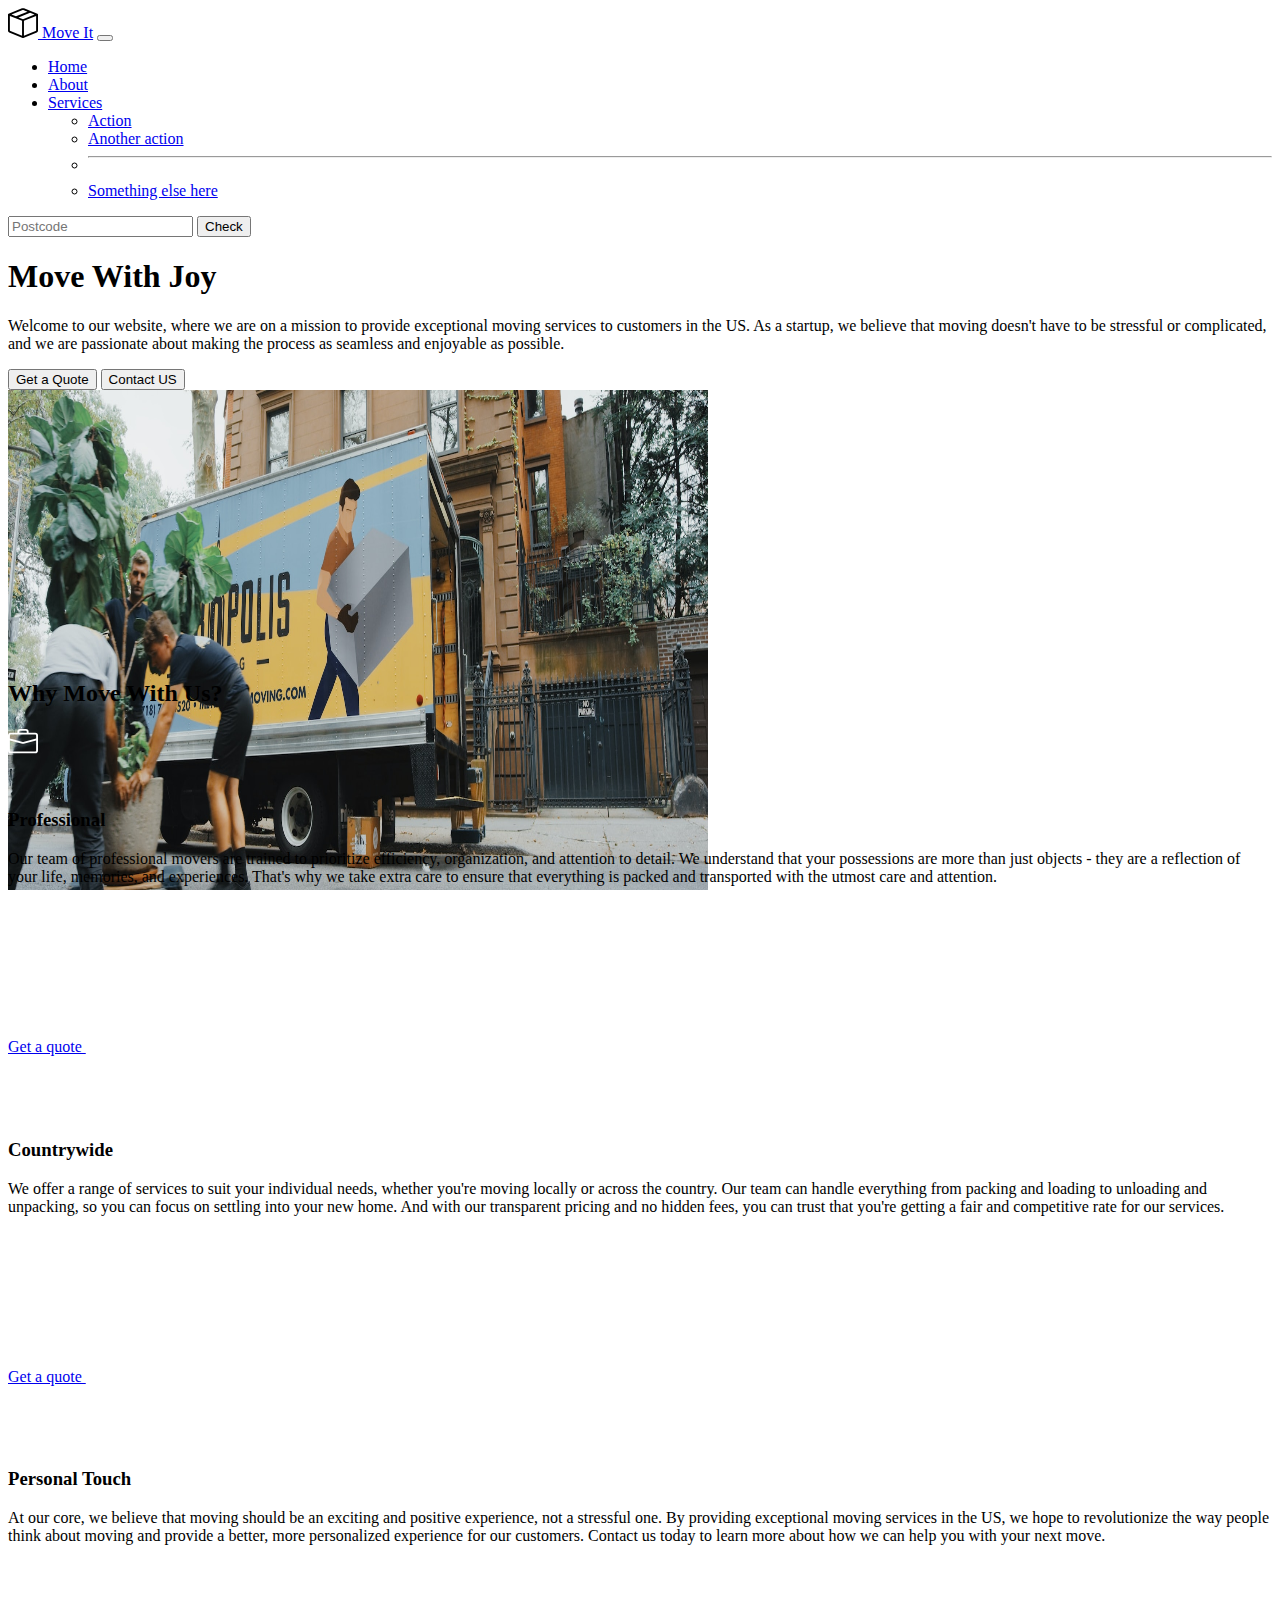
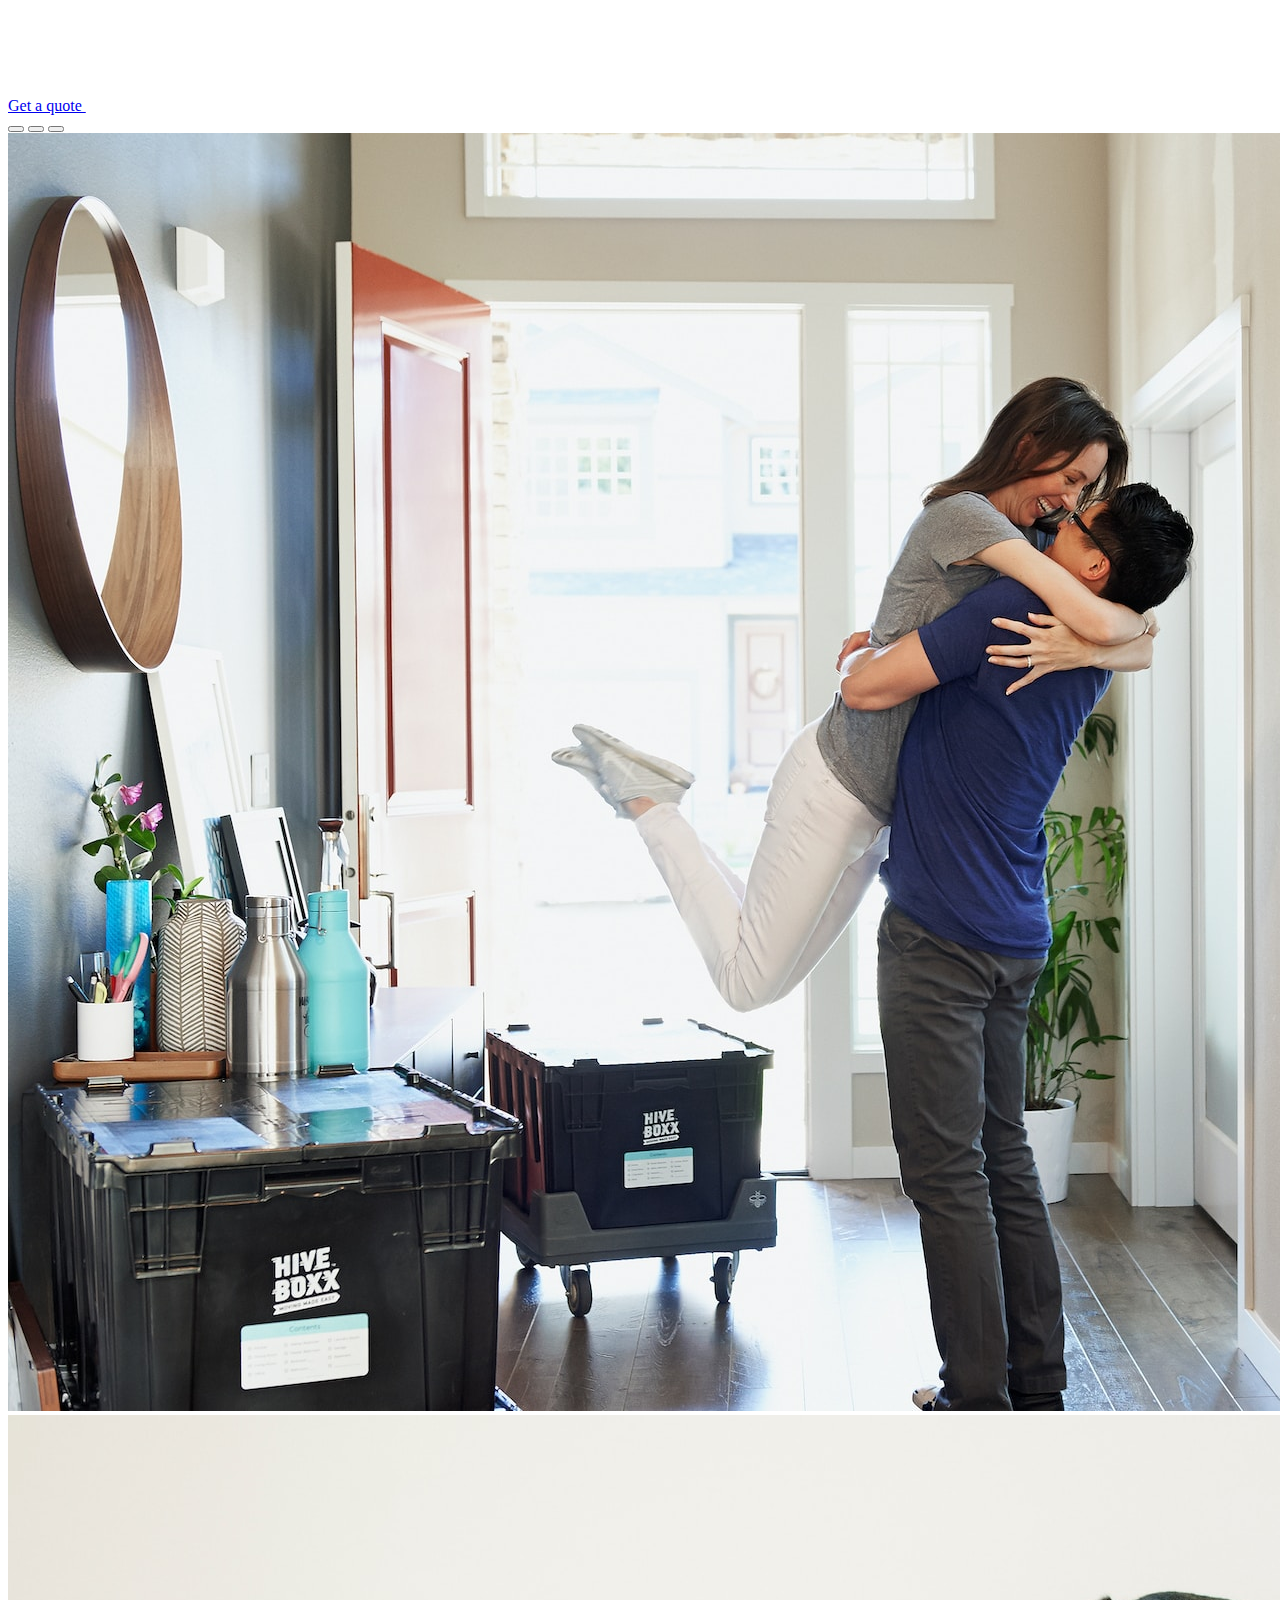
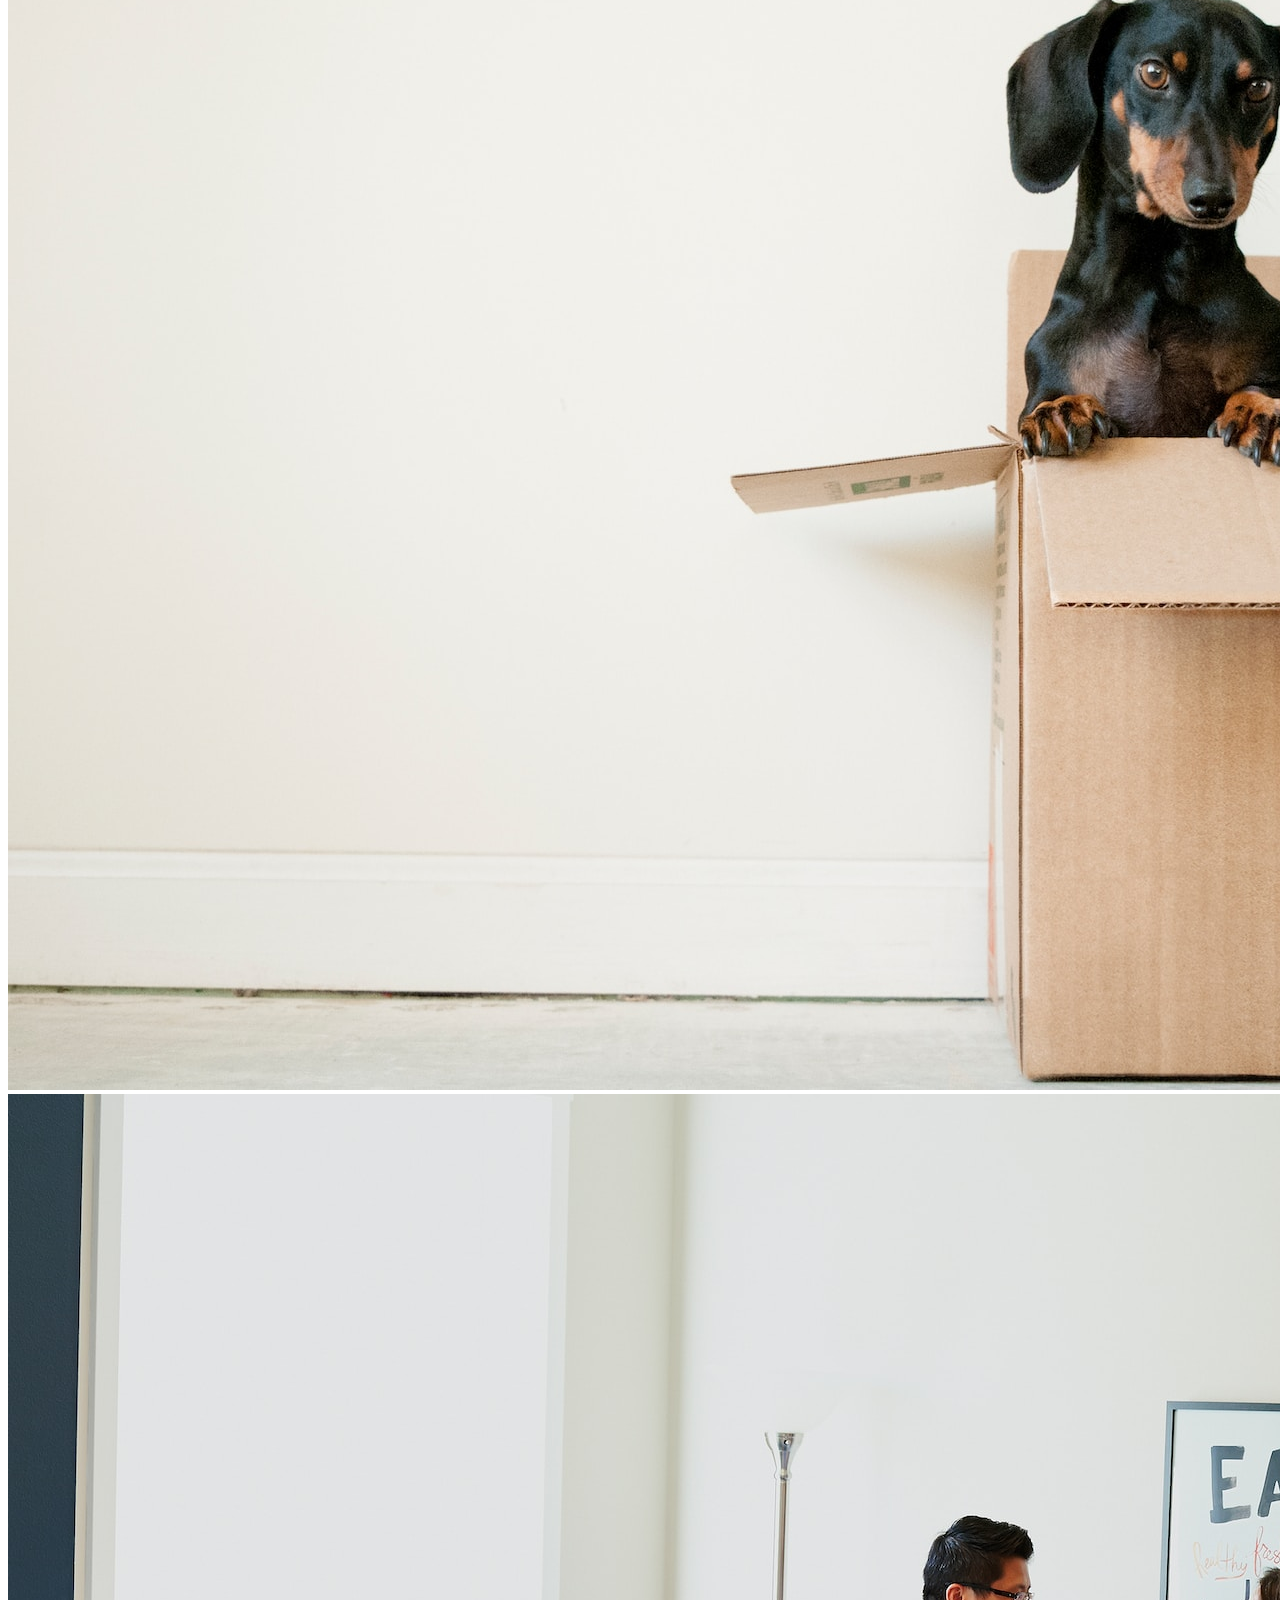
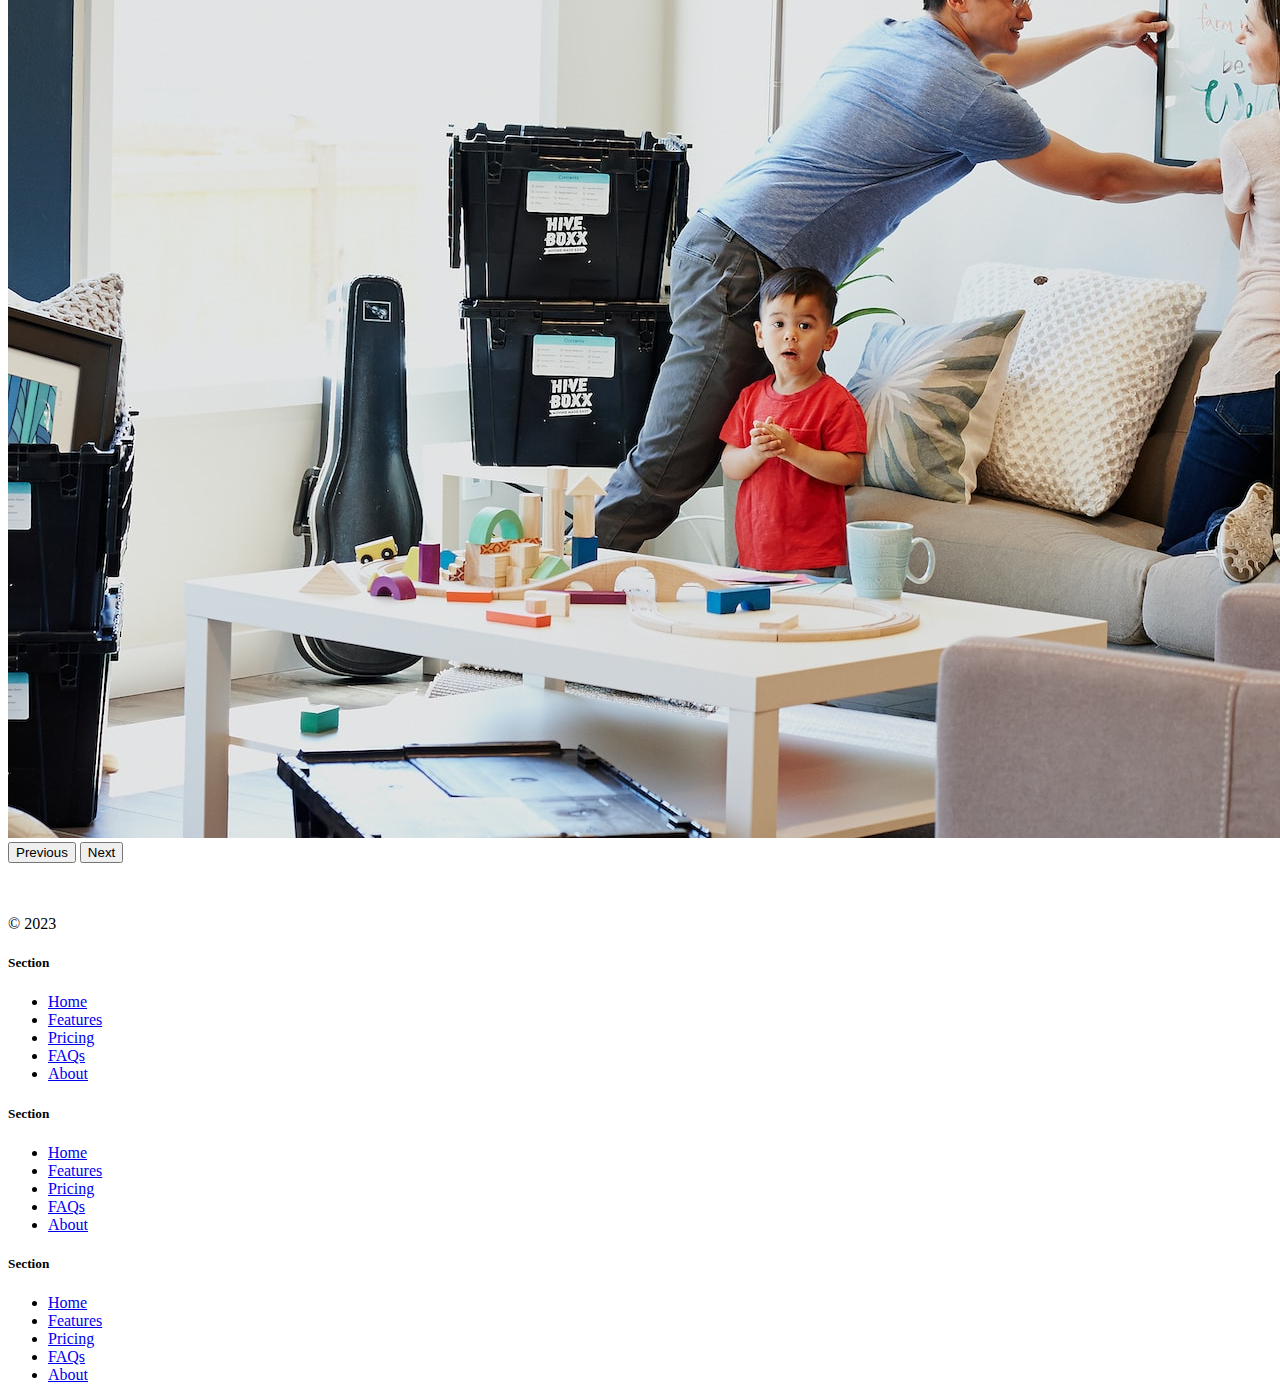
<file: Bootstrap Moving Website/index.html>
<!DOCTYPE html>
<html lang="en" data-bs-theme="light">

<head>
  <meta charset="UTF-8">
  <meta name="viewport" content="width=device-width, initial-scale=1.0">
  <title>Bootstrap Components</title>
  <link href="https://cdn.jsdelivr.net/npm/bootstrap@5.3.0-alpha2/dist/css/bootstrap.min.css" rel="stylesheet"
    integrity="sha384-aFq/bzH65dt+w6FI2ooMVUpc+21e0SRygnTpmBvdBgSdnuTN7QbdgL+OapgHtvPp" crossorigin="anonymous">
  <style>
    .feature-icon {
    width: 4rem;
    height: 4rem;
    border-radius: 0.75rem;
}
  </style>
</head>

<body>
  <nav class="navbar navbar-expand-lg bg-body-tertiary">
    <div class="container-fluid">
      <a class="navbar-brand" href="#"><img src="box-seam.svg" alt="move it brand" height="30"> Move It</a>
      <button class="navbar-toggler" type="button" data-bs-toggle="collapse" data-bs-target="#navbarSupportedContent" aria-controls="navbarSupportedContent" aria-expanded="false" aria-label="Toggle navigation">
        <span class="navbar-toggler-icon"></span>
      </button>
      <div class="collapse navbar-collapse" id="navbarSupportedContent">
        <ul class="navbar-nav me-auto mb-2 mb-lg-0">
          <li class="nav-item">
            <a class="nav-link active" aria-current="page" href="#">Home</a>
          </li>
          <li class="nav-item">
            <a class="nav-link" href="#">About</a>
          </li>
          <li class="nav-item dropdown">
            <a class="nav-link dropdown-toggle" href="#" role="button" data-bs-toggle="dropdown" aria-expanded="false">
              Services
            </a>
            <ul class="dropdown-menu">
              <li><a class="dropdown-item" href="#">Action</a></li>
              <li><a class="dropdown-item" href="#">Another action</a></li>
              <li><hr class="dropdown-divider"></li>
              <li><a class="dropdown-item" href="#">Something else here</a></li>
            </ul>
          </li>
        </ul>
        <form class="d-flex" role="search">
          <input class="form-control me-2" type="search" placeholder="Postcode" aria-label="Search">
          <button class="btn btn-outline-success" type="submit">Check</button>
        </form>
      </div>
    </div>
  </nav>


  <div class="px-4 pt-5 my-5 text-center border-bottom">
    <h1 class="display-4 fw-bold text-body-emphasis">Move With Joy</h1>
    <div class="col-lg-6 mx-auto">
      <p class="lead mb-4">Welcome to our website, where we are on a mission to provide exceptional moving services to customers in the US. As a startup, we believe that moving doesn't have to be stressful or complicated, and we are passionate about making the process as seamless and enjoyable as possible.</p>
      <div class="d-grid gap-2 d-sm-flex justify-content-sm-center mb-5">
        <button type="button" class="btn btn-primary btn-lg px-4 me-sm-3" fdprocessedid="b2iqng">Get a Quote</button>
        <button type="button" class="btn btn-outline-secondary btn-lg px-4" fdprocessedid="kmxzz">Contact US</button>
      </div>
    </div>
    <div class="overflow-hidden" style="max-height: 30vh;">
      <div class="container px-5">
        <img src="moving-van.jpg" class="img-fluid border rounded-3 shadow-lg mb-4" alt="Example image" width="700" height="500" loading="lazy">
      </div>
    </div>
  </div>


  <div class="container px-4 py-5" id="featured-3">
    <h2 class="pb-2 border-bottom">Why Move With Us?</h2>
    <div class="row g-4 py-5 row-cols-1 row-cols-lg-3">
      <div class="feature col">
        <div class="feature-icon d-inline-flex align-items-center justify-content-center text-bg-primary bg-gradient fs-2 mb-3">
          <img src="briefcase.svg" alt="briefcase" height="30">
        </div>
        <h3 class="fs-2 text-body-emphasis">Professional</h3>
        <p>Our team of professional movers are trained to prioritize efficiency, organization, and attention to detail. We understand that your possessions are more than just objects - they are a reflection of your life, memories, and experiences. That's why we take extra care to ensure that everything is packed and transported with the utmost care and attention.</p>
        <a href="#" class="icon-link">
          Get a quote
          <svg class="bi"><use xlink:href="#chevron-right"></use></svg>
        </a>
      </div>
      <div class="feature col">
        <div class="feature-icon d-inline-flex align-items-center justify-content-center text-bg-primary bg-gradient fs-2 mb-3">
          <img src="bus-front.svg" alt="bus-front" height="30">
        </div>
        <h3 class="fs-2 text-body-emphasis">Countrywide</h3>
        <p>We offer a range of services to suit your individual needs, whether you're moving locally or across the country. Our team can handle everything from packing and loading to unloading and unpacking, so you can focus on settling into your new home. And with our transparent pricing and no hidden fees, you can trust that you're getting a fair and competitive rate for our services.</p>
        <a href="#" class="icon-link">
          Get a quote
          <svg class="bi"><use xlink:href="#chevron-right"></use></svg>
        </a>
      </div>
      <div class="feature col">
        <div class="feature-icon d-inline-flex align-items-center justify-content-center text-bg-primary bg-gradient fs-2 mb-3">
          <img src="chat-square-heart.svg" alt="chat-square-heart" height="30">
        </div>
        <h3 class="fs-2 text-body-emphasis">Personal Touch</h3>
        <p>At our core, we believe that moving should be an exciting and positive experience, not a stressful one. By providing exceptional moving services in the US, we hope to revolutionize the way people think about moving and provide a better, more personalized experience for our customers. Contact us today to learn more about how we can help you with your next move.</p>
        <a href="#" class="icon-link">
          Get a quote
          <svg class="bi"><use xlink:href="#chevron-right"></use></svg>
        </a>
      </div>
    </div>
  </div>

  <div class="container-lg">
  <div id="carouselExampleIndicators" class="carousel slide">
    <div class="carousel-indicators">
      <button type="button" data-bs-target="#carouselExampleIndicators" data-bs-slide-to="0" class="active" aria-current="true" aria-label="Slide 1"></button>
      <button type="button" data-bs-target="#carouselExampleIndicators" data-bs-slide-to="1" aria-label="Slide 2"></button>
      <button type="button" data-bs-target="#carouselExampleIndicators" data-bs-slide-to="2" aria-label="Slide 3"></button>
    </div>
    <div class="carousel-inner">
      <div class="carousel-item active">
        <img src="./couple.jpg" class="d-block w-100" alt="couple">
      </div>
      <div class="carousel-item">
        <img src="./dog.jpg" class="d-block w-100" alt="dog">
      </div>
      <div class="carousel-item">
        <img src="./family.jpg" class="d-block w-100" alt="family">
      </div>
    </div>
    <button class="carousel-control-prev" type="button" data-bs-target="#carouselExampleIndicators" data-bs-slide="prev">
      <span class="carousel-control-prev-icon" aria-hidden="true"></span>
      <span class="visually-hidden">Previous</span>
    </button>
    <button class="carousel-control-next" type="button" data-bs-target="#carouselExampleIndicators" data-bs-slide="next">
      <span class="carousel-control-next-icon" aria-hidden="true"></span>
      <span class="visually-hidden">Next</span>
    </button>
  </div>
</div>

<div class="container">
  <footer class="row row-cols-1 row-cols-sm-2 row-cols-md-5 py-5 my-5 border-top">
    <div class="col mb-3">
      <a href="/" class="d-flex align-items-center mb-3 link-body-emphasis text-decoration-none">
        <svg class="bi me-2" width="40" height="32"><use xlink:href="#bootstrap"></use></svg>
      </a>
      <p class="text-body-secondary">© 2023</p>
    </div>

    <div class="col mb-3">

    </div>

    <div class="col mb-3">
      <h5>Section</h5>
      <ul class="nav flex-column">
        <li class="nav-item mb-2"><a href="#" class="nav-link p-0 text-body-secondary">Home</a></li>
        <li class="nav-item mb-2"><a href="#" class="nav-link p-0 text-body-secondary">Features</a></li>
        <li class="nav-item mb-2"><a href="#" class="nav-link p-0 text-body-secondary">Pricing</a></li>
        <li class="nav-item mb-2"><a href="#" class="nav-link p-0 text-body-secondary">FAQs</a></li>
        <li class="nav-item mb-2"><a href="#" class="nav-link p-0 text-body-secondary">About</a></li>
      </ul>
    </div>

    <div class="col mb-3">
      <h5>Section</h5>
      <ul class="nav flex-column">
        <li class="nav-item mb-2"><a href="#" class="nav-link p-0 text-body-secondary">Home</a></li>
        <li class="nav-item mb-2"><a href="#" class="nav-link p-0 text-body-secondary">Features</a></li>
        <li class="nav-item mb-2"><a href="#" class="nav-link p-0 text-body-secondary">Pricing</a></li>
        <li class="nav-item mb-2"><a href="#" class="nav-link p-0 text-body-secondary">FAQs</a></li>
        <li class="nav-item mb-2"><a href="#" class="nav-link p-0 text-body-secondary">About</a></li>
      </ul>
    </div>

    <div class="col mb-3">
      <h5>Section</h5>
      <ul class="nav flex-column">
        <li class="nav-item mb-2"><a href="#" class="nav-link p-0 text-body-secondary">Home</a></li>
        <li class="nav-item mb-2"><a href="#" class="nav-link p-0 text-body-secondary">Features</a></li>
        <li class="nav-item mb-2"><a href="#" class="nav-link p-0 text-body-secondary">Pricing</a></li>
        <li class="nav-item mb-2"><a href="#" class="nav-link p-0 text-body-secondary">FAQs</a></li>
        <li class="nav-item mb-2"><a href="#" class="nav-link p-0 text-body-secondary">About</a></li>
      </ul>
    </div>
  </footer>
</div>

  <script src="https://cdn.jsdelivr.net/npm/bootstrap@5.3.0/dist/js/bootstrap.bundle.min.js" integrity="sha384-geWF76RCwLtnZ8qwWowPQNguL3RmwHVBC9FhGdlKrxdiJJigb/j/68SIy3Te4Bkz" crossorigin="anonymous"></script>
</body>

</html>
</file>
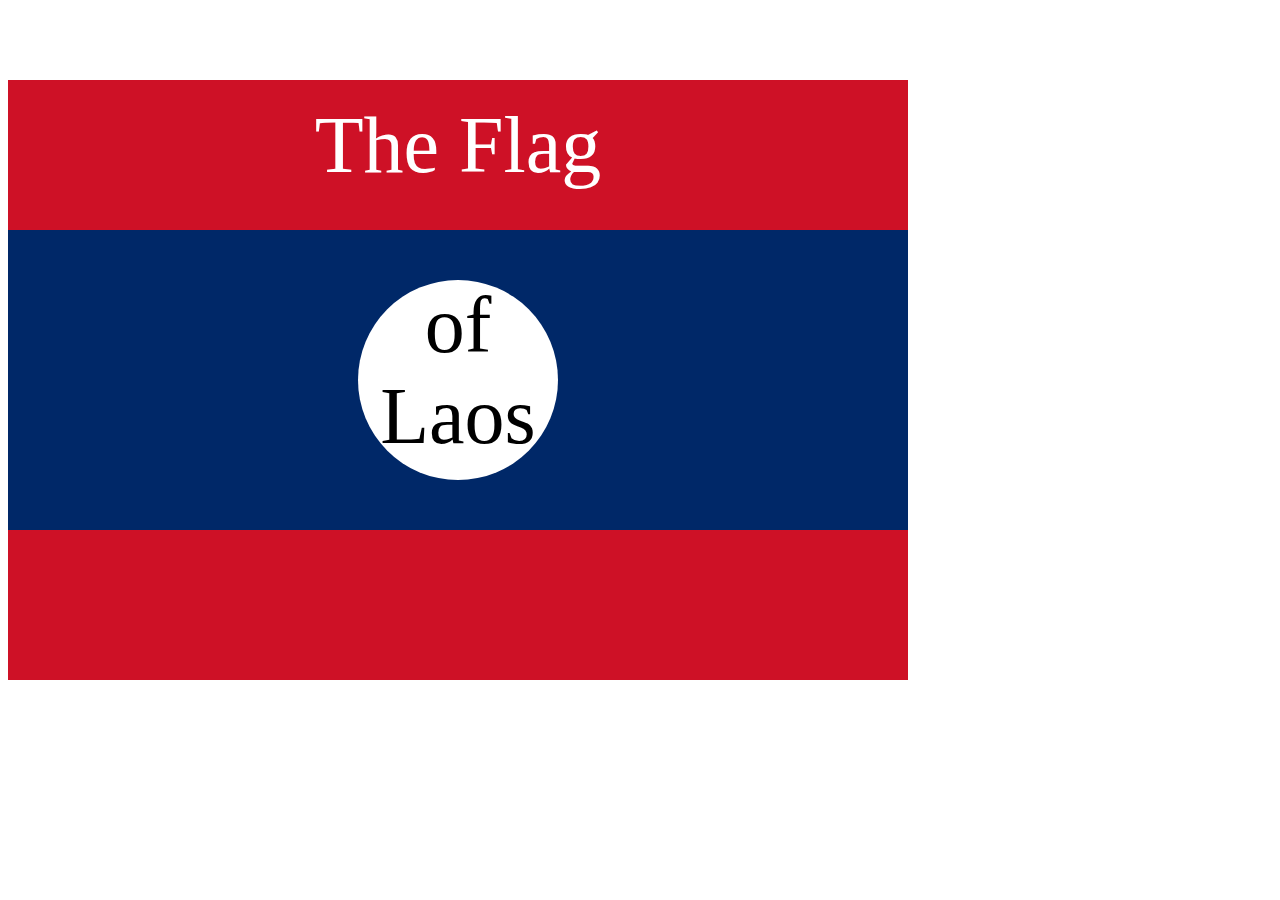
<file: CSS Flag Project/index.html>
<!DOCTYPE html>
<html lang="en">

<head>
  <meta charset="UTF-8">
  <title>CSS Flag Project</title>
  <style>
    /* Write your CSS Code here */
    .flag{
      background-color: rgb(206, 17, 38);
      width: 900px;
      height: 600px;
      text-align: center;
      position:relative;
    }
    .flag > div{
      background-color: rgb(0, 40, 104);
      height:300px;
      width: 900px;
      position:absolute;
      top: 150px;
    }
    .flag > div > div{
      background-color:white;
      height:200px;
      width:200px;
      border-radius: 50%;
      position:relative;
      left: 350px;
      top:50px;
      text-align: center;
    }
    .flag > p {
      font-size: 5rem;
      color:white;
      position:relative;
      top:20px;
    }
    .flag>div p{
      margin: 0px;
      font-size: 5rem;
    }
  </style>
</head>

<!-- 
  IMPORTANT! Do not change any HTML
Don't add any classes/ids/elements 
Use what you know about combining selectors 
and CSS specificity instead.
Hint 1: The flag is 900px by 600px and the circle is 200px by 200px.
Hint 2: You can use CSS inspection to get the colors from
https://appbrewery.github.io/flag-of-laos/
-->

<body>
  <div class="flag">
    <p>The Flag</p>
    <div>
      <div>
        <p>of Laos</p>
      </div>
    </div>
  </div>
</body>

</html>
</file>
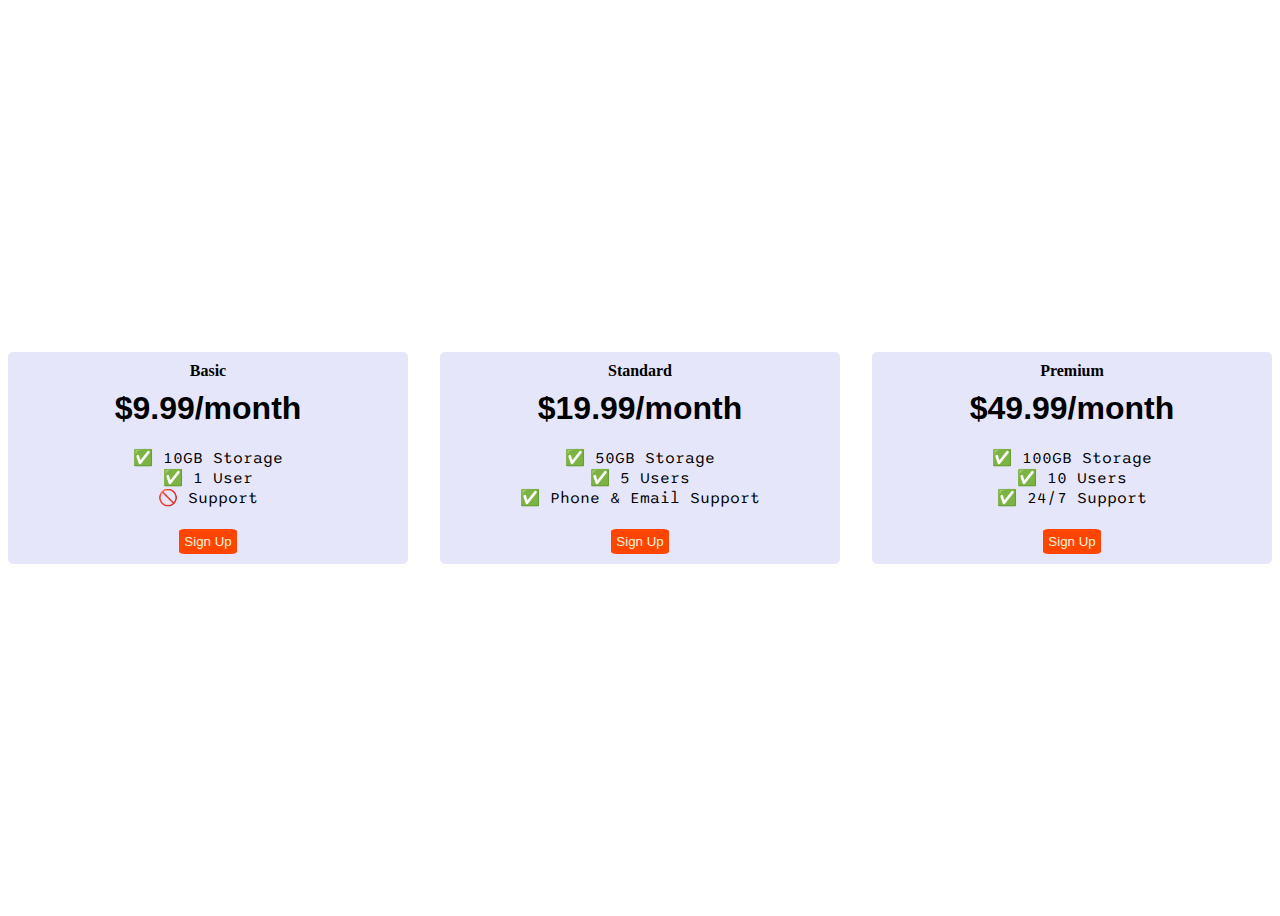
<file: Flexbox Pricing Table Project/index.html>
<!DOCTYPE html>
<html>

<head>
  <title>Flexbox Pricing Table</title>
  <link rel="preconnect" href="https://fonts.googleapis.com">
  <link rel="preconnect" href="https://fonts.gstatic.com" crossorigin>
  <link href="https://fonts.googleapis.com/css2?family=Sono:wght@400;700&display=swap" rel="stylesheet">
  <style>
    body {
      font-family: 'Sono', sans-serif;
    }
    .pricing-container{
      display: flex;
      justify-content: center;
      align-items: center;
      height: 100vh;
      gap: 2rem;
    }
    .pricing-plan{
      flex:1;
      max-width: 400px;
      background-color: lavender;
      text-align: center;
      padding:10px;
      border-radius: 5px;
    }
    .plan-title{
      font-family:Cambria, Cochin, Georgia, Times, 'Times New Roman', serif;
      font-weight:bold;
      margin-bottom:10px
    }
    .plan-price{
      font-family:'Franklin Gothic Medium', 'Arial Narrow', Arial, sans-serif;
      font-weight:bold;
      font-size: 2em;
    }
    .plan-features{
      list-style: none;
      display:flex;
      flex-direction: column;
      justify-content: center;
      padding: 5px 10px;
    }
    .plan-button{
      background-color: orangered;
      border-radius: 10%;
      color:beige;
      padding:5px;
      border: none;
    }

    /* Hint: What can you do with a media query and flexbox? */
    @media (max-width: 1250px) {
      .pricing-container{
      flex-direction: column;
      height:100%;
      }
      .pricing-plan{
      flex-basis: 1 0 1;
      min-width: 300px;
      }
    }

  </style>
</head>

<body>
  <div class="pricing-container">
    <div class="pricing-plan">
      <div class="plan-title">Basic</div>
      <div class="plan-price">$9.99/month</div>
      <ul class="plan-features">
        <li>✅ 10GB Storage</li>
        <li>✅ 1 User</li>
        <li>🚫 Support</li>
      </ul>
      <button class="plan-button">Sign Up</a>
    </div>
    <div class="pricing-plan">
      <div class="plan-title">Standard</div>
      <div class="plan-price">$19.99/month</div>
      <ul class="plan-features">
        <li>✅ 50GB Storage</li>
        <li>✅ 5 Users</li>
        <li>✅ Phone &amp; Email Support</li>
      </ul>
      <button class="plan-button">Sign Up</a>
    </div>
    <div class="pricing-plan">
      <div class="plan-title">Premium</div>
      <div class="plan-price">$49.99/month</div>
      <ul class="plan-features">
        <li>✅ 100GB Storage</li>
        <li>✅ 10 Users</li>
        <li>✅ 24/7 Support</li>
      </ul>
      <button class="plan-button">Sign Up</a>
    </div>
  </div>

</body>

</html>
</file>
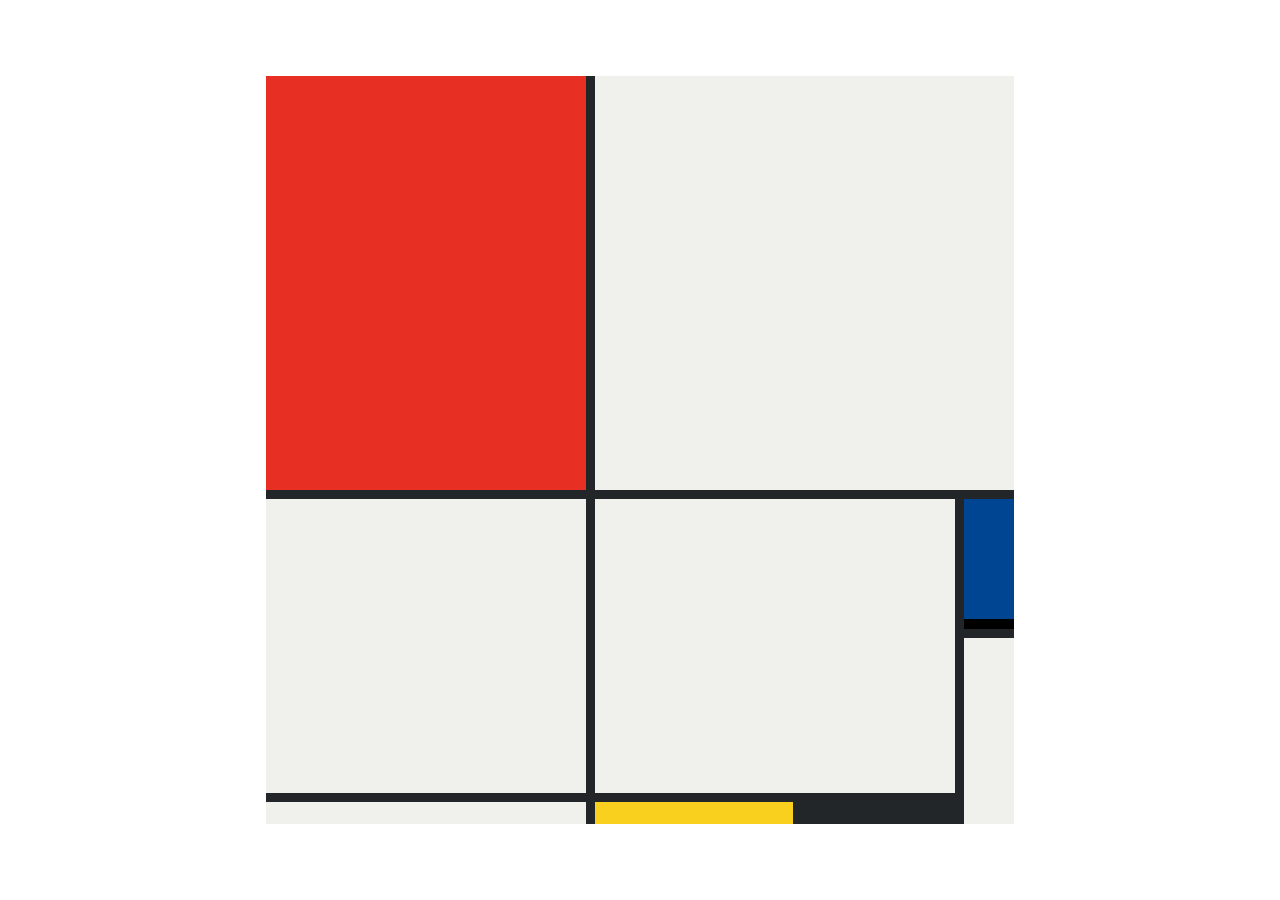
<file: Mandrian Project/index.html>
<!DOCTYPE html>
<html lang="en">

<head>
  <meta charset="UTF-8">
  <meta name="viewport" content="width=device-width, initial-scale=1.0">
  <title>Mondrian Project</title>
  <style>
    /* 
    Write your CSS here 
    Gap Colour: #000
    White: #F0F1EC
    Red: #E72F24
    Black: #232629
    Blue: #004592
    Yellow: #F9D01E

    For dimensions, see dimensions.png image.
    HINT: Remember you can't change the properties of grid lines.
    But grid lines are transparent!
    */
    body {
      display: flex;
      justify-content: center;
      align-items: center;
      height: 100vh;
      margin: 0;
      padding: 0;
    }

    .grid-container{
      display:grid;
      width: 748px;
      height: 748px;
      grid-template-columns: 320px 198px 153px 50px;
      grid-template-rows: 414px 130px 155px 22px;
      gap: 9px;
      background-color: #232629;
    }
    .red-box{
      background-color: #E72F24;

    }
    .white-box1{
      background-color: #F0F1EC;
      grid-area: 1/2/2/5;
    }
    .white-box2{
      background-color: #F0F1EC;
      grid-area:2/1/4/2;
    }
    .white-box3{
      background-color: #F0F1EC;
      grid-area:2/2/4/4;
    }
    .blue-box{
      background-color: #004592;
      border-bottom: 10px solid black;
      grid-area:2/4/3/5;
    }
    .white-box4{
      background-color: #F0F1EC;
      grid-area:4/1/5/2;
    }
    .white-box5{
      background-color: #F0F1EC;
      grid-area:3/4/5/5;
    }
    .yellow-box{
      background-color: #F9D01E;
      grid-area:4/2/5/3;
    }
    .black-box{
      background-color: #232629;
      grid-area:4/3/5/4;
    }
  </style>
</head>

<body>
  <div class="grid-container">
    <div class="red-box"></div>
    <div class="white-box1"></div>
    <div class="white-box2"></div>
    <div class="white-box3"></div>
    <div class="blue-box"></div>
    <div class="white-box4"></div>
    <div class="white-box5"></div>
    <div class="yellow-box"></div>
    <div class="black-box"></div>
  </div>
</body>

</html>
</file>
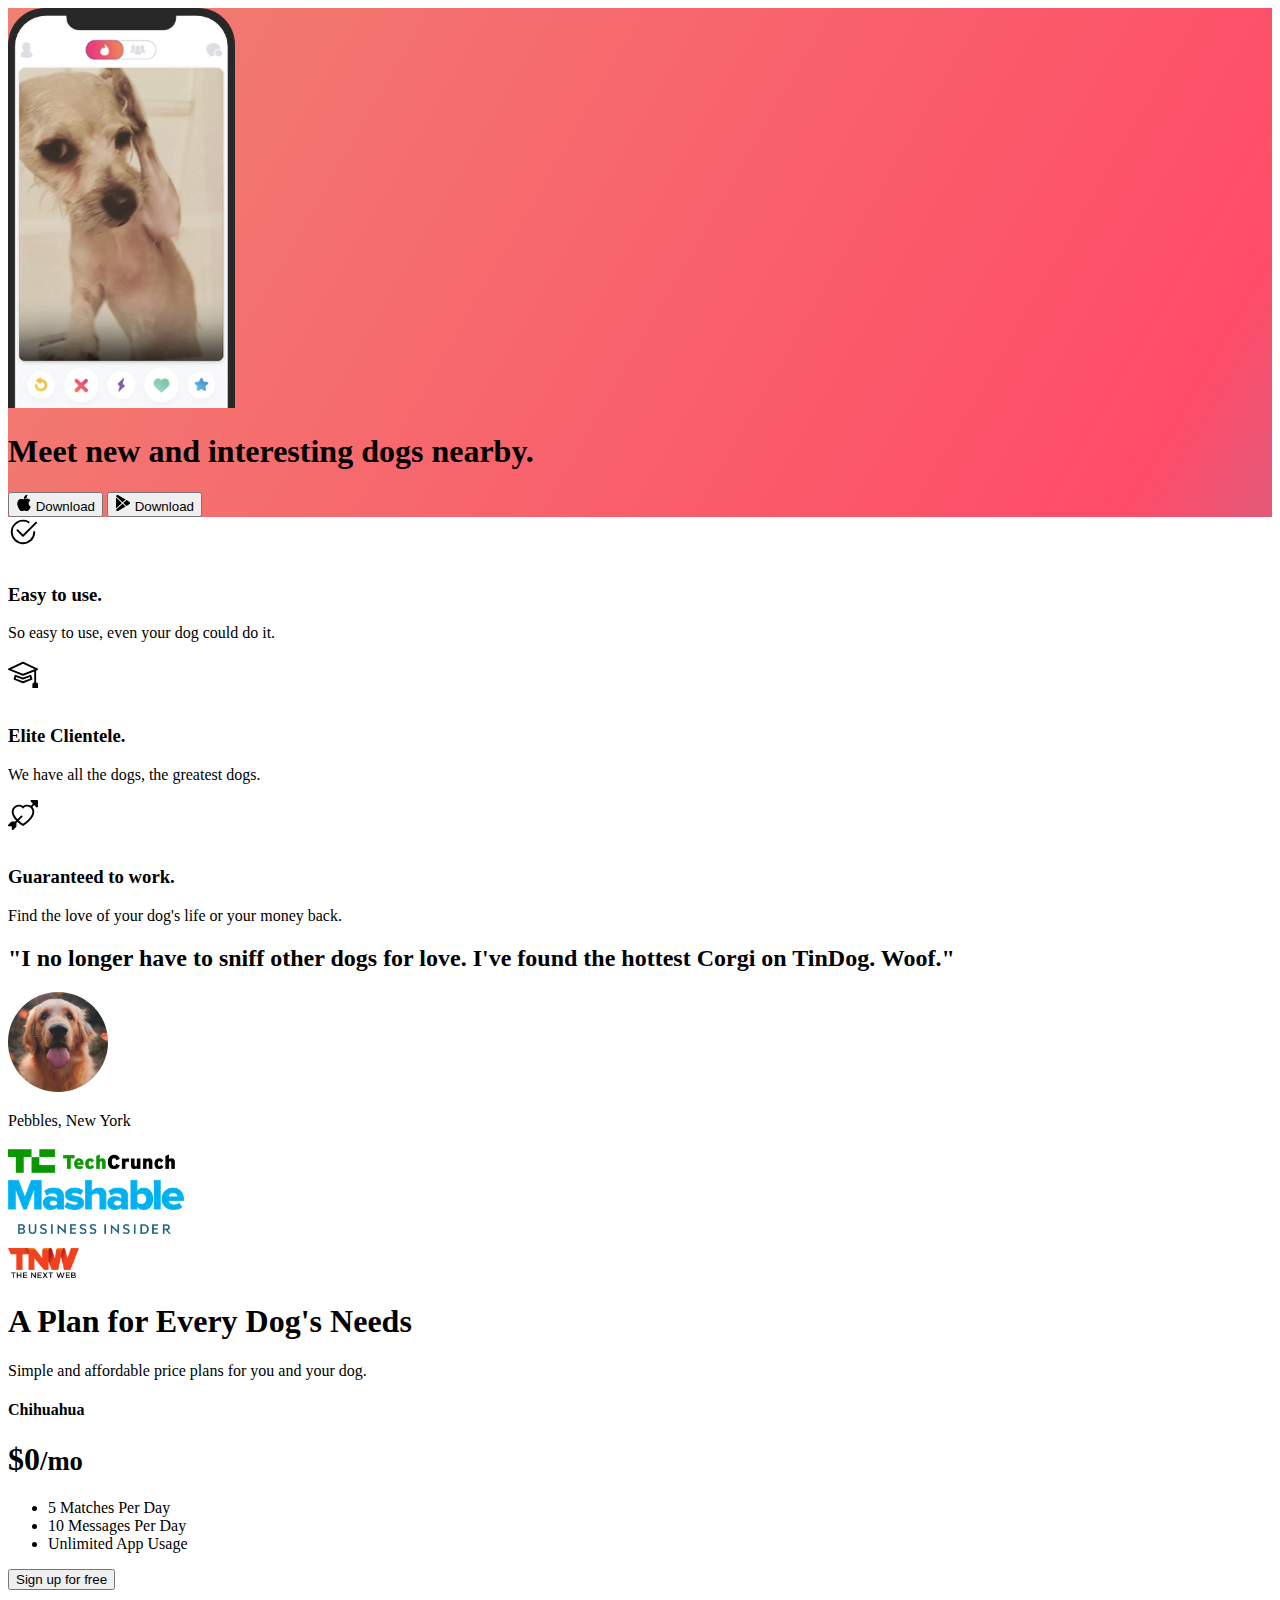
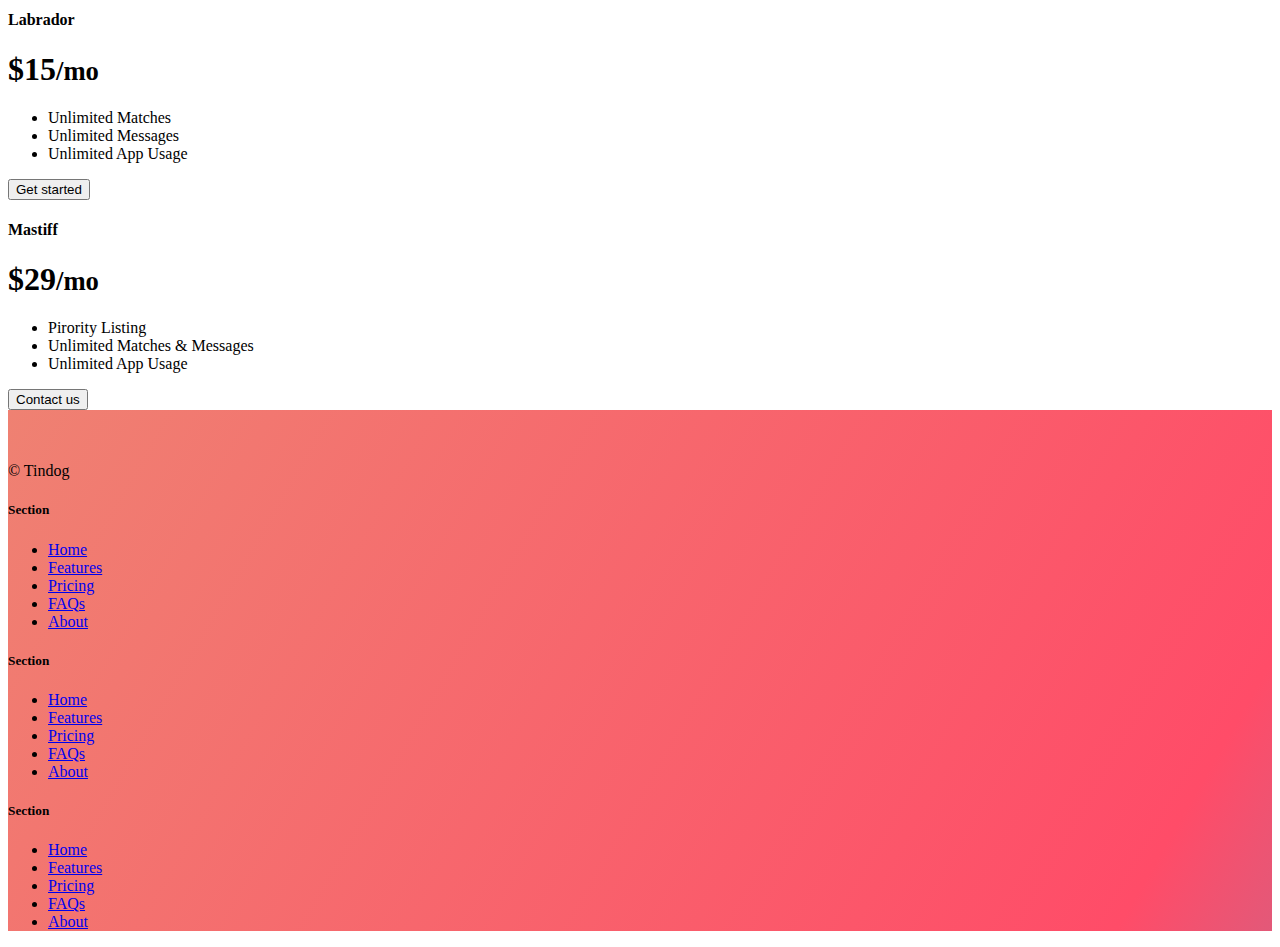
<file: Tindog/index.html>
<!DOCTYPE html>
<html lang="en">

<head>
  <meta charset="UTF-8">
  <meta name="viewport" content="width=device-width, initial-scale=1.0">
  <link rel="stylesheet" href="./css/style.css">
  <title>TinDog</title>
  <link href="https://cdn.jsdelivr.net/npm/bootstrap@5.3.0/dist/css/bootstrap.min.css" rel="stylesheet" integrity="sha384-9ndCyUaIbzAi2FUVXJi0CjmCapSmO7SnpJef0486qhLnuZ2cdeRhO02iuK6FUUVM" crossorigin="anonymous">
</head>

<body>

  <!-- Title -->
  <section id="title" class = "gradient-background">
    <div class="container col-xxl-8 px-4 pt-5">
      <div class="row flex-lg-row-reverse align-items-center g-5 pt-1">
        <div class="col-10 col-sm-12 col-lg-5 order-sm-1">
          <img src="./images/iphone.png" class="d-block mx-lg-auto" alt="Dog App" height="400px" loading = "lazy">
          <!-- img-fluid --> 
        </div>
        <div class="col-lg-7 order-sm-1">
          <h1 class="display-5 fw-bold text-body-emphasis lh-1 mb-3">Meet new and interesting dogs nearby.</h1>
          <p class="lead"></p>
          <div class="d-grid gap-2 d-md-flex justify-content-md-start">
            <button type="button" class="btn btn-light">
              <svg xmlns="http://www.w3.org/2000/svg" width="16" height="16" fill="currentColor"
                class="bi bi-apple mb-1" viewBox="0 0 16 16">
                  <path
                  d="M11.182.008C11.148-.03 9.923.023 8.857 1.18c-1.066 1.156-.902 2.482-.878 2.516.024.034 1.52.087 2.475-1.258.955-1.345.762-2.391.728-2.43Zm3.314 11.733c-.048-.096-2.325-1.234-2.113-3.422.212-2.189 1.675-2.789 1.698-2.854.023-.065-.597-.79-1.254-1.157a3.692 3.692 0 0 0-1.563-.434c-.108-.003-.483-.095-1.254.116-.508.139-1.653.589-1.968.607-.316.018-1.256-.522-2.267-.665-.647-.125-1.333.131-1.824.328-.49.196-1.422.754-2.074 2.237-.652 1.482-.311 3.83-.067 4.56.244.729.625 1.924 1.273 2.796.576.984 1.34 1.667 1.659 1.899.319.232 1.219.386 1.843.067.502-.308 1.408-.485 1.766-.472.357.013 1.061.154 1.782.539.571.197 1.111.115 1.652-.105.541-.221 1.324-1.059 2.238-2.758.347-.79.505-1.217.473-1.282Z" />
                  <path
                  d="M11.182.008C11.148-.03 9.923.023 8.857 1.18c-1.066 1.156-.902 2.482-.878 2.516.024.034 1.52.087 2.475-1.258.955-1.345.762-2.391.728-2.43Zm3.314 11.733c-.048-.096-2.325-1.234-2.113-3.422.212-2.189 1.675-2.789 1.698-2.854.023-.065-.597-.79-1.254-1.157a3.692 3.692 0 0 0-1.563-.434c-.108-.003-.483-.095-1.254.116-.508.139-1.653.589-1.968.607-.316.018-1.256-.522-2.267-.665-.647-.125-1.333.131-1.824.328-.49.196-1.422.754-2.074 2.237-.652 1.482-.311 3.83-.067 4.56.244.729.625 1.924 1.273 2.796.576.984 1.34 1.667 1.659 1.899.319.232 1.219.386 1.843.067.502-.308 1.408-.485 1.766-.472.357.013 1.061.154 1.782.539.571.197 1.111.115 1.652-.105.541-.221 1.324-1.059 2.238-2.758.347-.79.505-1.217.473-1.282Z" />
              </svg>
              Download
            </button>
            <button type="button" class="btn btn-outline-light">
              <svg xmlns="http://www.w3.org/2000/svg" width="16" height="16" fill="currentColor"
                class="bi bi-google-play mb-1" viewBox="0 0 16 16">
              <path
                  d="M14.222 9.374c1.037-.61 1.037-2.137 0-2.748L11.528 5.04 8.32 8l3.207 2.96 2.694-1.586Zm-3.595 2.116L7.583 8.68 1.03 14.73c.201 1.029 1.36 1.61 2.303 1.055l7.294-4.295ZM1 13.396V2.603L6.846 8 1 13.396ZM1.03 1.27l6.553 6.05 3.044-2.81L3.333.215C2.39-.341 1.231.24 1.03 1.27Z" />
              </svg>
              Download
            </button>
          </div>
        </div>
      </div>
    </div>
  </section>

  <!-- Features -->
  <section id="features">
    <div class="container px-4 pt-5" id="hanging-icons">
      <div class="row g-4 py-5 row-cols-1 row-cols-lg-3">
        <div class="col d-flex align-items-start">
          <div class="icon-square text-body-emphasis bg-body-secondary d-inline-flex align-items-center justify-content-center fs-4 flex-shrink-0 me-3">
            <svg xmlns="http://www.w3.org/2000/svg" height="30" fill="currentColor" class="bi bi-check2-circle"
              viewBox="0 0 16 16">
              <path
                d="M2.5 8a5.5 5.5 0 0 1 8.25-4.764.5.5 0 0 0 .5-.866A6.5 6.5 0 1 0 14.5 8a.5.5 0 0 0-1 0 5.5 5.5 0 1 1-11 0z" />
              <path
                d="M15.354 3.354a.5.5 0 0 0-.708-.708L8 9.293 5.354 6.646a.5.5 0 1 0-.708.708l3 3a.5.5 0 0 0 .708 0l7-7z" />
            </svg>
          </div>
          <div>
            <h3 class="fs-2 text-body-emphasis">Easy to use.</h3>
            <p>So easy to use, even your dog could do it.</p>
          </div>
        </div>
        <div class="col d-flex align-items-start">
          <div class="icon-square text-body-emphasis bg-body-secondary d-inline-flex align-items-center justify-content-center fs-4 flex-shrink-0 me-3">
            <svg xmlns="http://www.w3.org/2000/svg" height="30" fill="currentColor" class="bi bi-mortarboard" viewBox="0 0 16 16">
              <path d="M8.211 2.047a.5.5 0 0 0-.422 0l-7.5 3.5a.5.5 0 0 0 .025.917l7.5 3a.5.5 0 0 0 .372 0L14 7.14V13a1 1 0 0 0-1 1v2h3v-2a1 1 0 0 0-1-1V6.739l.686-.275a.5.5 0 0 0 .025-.917l-7.5-3.5ZM8 8.46 1.758 5.965 8 3.052l6.242 2.913L8 8.46Z"/>
              <path d="M4.176 9.032a.5.5 0 0 0-.656.327l-.5 1.7a.5.5 0 0 0 .294.605l4.5 1.8a.5.5 0 0 0 .372 0l4.5-1.8a.5.5 0 0 0 .294-.605l-.5-1.7a.5.5 0 0 0-.656-.327L8 10.466 4.176 9.032Zm-.068 1.873.22-.748 3.496 1.311a.5.5 0 0 0 .352 0l3.496-1.311.22.748L8 12.46l-3.892-1.556Z"/>
            </svg>
          </div>
          <div>
            <h3 class="fs-2 text-body-emphasis">Elite Clientele.</h3>
            <p>We have all the dogs, the greatest dogs.</p>
          </div>
        </div>
        <div class="col d-flex align-items-start">
          <div class="icon-square text-body-emphasis bg-body-secondary d-inline-flex align-items-center justify-content-center fs-4 flex-shrink-0 me-3">
            <svg xmlns="http://www.w3.org/2000/svg" height="30" fill="currentColor" class="bi bi-arrow-through-heart"
              viewBox="0 0 16 16">
              <path fill-rule="evenodd"
                d="M2.854 15.854A.5.5 0 0 1 2 15.5V14H.5a.5.5 0 0 1-.354-.854l1.5-1.5A.5.5 0 0 1 2 11.5h1.793l.53-.53c-.771-.802-1.328-1.58-1.704-2.32-.798-1.575-.775-2.996-.213-4.092C3.426 2.565 6.18 1.809 8 3.233c1.25-.98 2.944-.928 4.212-.152L13.292 2 12.147.854A.5.5 0 0 1 12.5 0h3a.5.5 0 0 1 .5.5v3a.5.5 0 0 1-.854.354L14 2.707l-1.006 1.006c.236.248.44.531.6.845.562 1.096.585 2.517-.213 4.092-.793 1.563-2.395 3.288-5.105 5.08L8 13.912l-.276-.182a21.86 21.86 0 0 1-2.685-2.062l-.539.54V14a.5.5 0 0 1-.146.354l-1.5 1.5Zm2.893-4.894A20.419 20.419 0 0 0 8 12.71c2.456-1.666 3.827-3.207 4.489-4.512.679-1.34.607-2.42.215-3.185-.817-1.595-3.087-2.054-4.346-.761L8 4.62l-.358-.368c-1.259-1.293-3.53-.834-4.346.761-.392.766-.464 1.845.215 3.185.323.636.815 1.33 1.519 2.065l1.866-1.867a.5.5 0 1 1 .708.708L5.747 10.96Z" />
            </svg>
          </div>
          <div>
            <h3 class="fs-2 text-body-emphasis">Guaranteed to work.</h3>
            <p>Find the love of your dog's life or your money back.</p>
          </div>
        </div>
      </div>
    </div>
  </section>

  <!-- Testimonial -->
  <section id="testimonial">
    <div class="my-5">
      <div class="p-5 text-center bg-body-tertiary">

        <div class="container py-5">
          <h2 class="text-body-emphasis">"I no longer have to sniff other dogs for love. I've found the hottest Corgi on TinDog. Woof."</h2>
          <img class = "profile-img mt-5 mt-2" src = "./images/dog-img.jpg">
          <p class="col-lg-8 mx-auto lead">
            Pebbles, New York
          </p>
        </div>

        <div class="container">
          <div class="row">
            <div class = "col-lg-3 col-sm-12"><img src = "./images/techcrunch.png" height = "30"></div>
            <div class = "col-lg-3 col-sm-12"><img src = "./images/mashable.png" height = "30"></div>
            <div class = "col-lg-3 col-sm-12"><img src = "./images/bizinsider.png" height = "30"></div>
            <div class = "col-lg-3 col-sm-12"><img src = "./images/tnw.png" height = "30"></div>
          </div>
        </div>

      </div>
    </div>
  </section>

  <!-- Pricing -->
  <section id="pricing">
    <div class="container py-3">
      <header>
        <div class="pricing-header p-3 pb-md-4 mx-auto text-center">
          <h1 class="display-4 fw-normal text-body-emphasis">A Plan for Every Dog's Needs</h1>
          <p class="fs-5 text-body-secondary">Simple and affordable price plans for you and your dog.</p>
        </div>
      </header>
    
      <main>
        <div class="row row-cols-1 row-cols-md-3 mb-3 text-center">
          <div class="col">
            <div class="card mb-4 rounded-3 shadow-sm">
              <div class="card-header py-3">
                <h4 class="my-0 fw-normal">Chihuahua</h4>
              </div>
              <div class="card-body">
                <h1 class="card-title pricing-card-title">$0<small class="text-body-secondary fw-light">/mo</small></h1>
                <ul class="list-unstyled mt-3 mb-4">
                  <li>5 Matches Per Day</li>
                  <li>10 Messages Per Day</li>
                  <li>Unlimited App Usage</li>
                </ul>
                <button type="button" class="w-100 btn btn-lg btn-outline-dark">Sign up for free</button>
              </div>
            </div>
          </div>
          <div class="col">
            <div class="card mb-4 rounded-3 shadow-sm">
              <div class="card-header py-3">
                <h4 class="my-0 fw-normal">Labrador</h4>
              </div>
              <div class="card-body">
                <h1 class="card-title pricing-card-title">$15<small class="text-body-secondary fw-light">/mo</small></h1>
                <ul class="list-unstyled mt-3 mb-4">
                  <li>Unlimited Matches</li>
                  <li>Unlimited Messages</li>
                  <li>Unlimited App Usage</li>
                </ul>
                <button type="button" class="w-100 btn btn-lg btn-dark">Get started</button>
              </div>
            </div>
          </div>
          <div class="col">
            <div class="card mb-4 rounded-3 shadow-sm border-dark">
              <div class="card-header py-3 text-bg-dark border-dark">
                <h4 class="my-0 fw-normal">Mastiff</h4>
              </div>
              <div class="card-body">
                <h1 class="card-title pricing-card-title">$29<small class="text-body-secondary fw-light">/mo</small></h1>
                <ul class="list-unstyled mt-3 mb-4">
                  <li>Pirority Listing</li>
                  <li>Unlimited Matches & Messages</li>
                  <li>Unlimited App Usage</li>
                </ul>
                <button type="button" class="w-100 btn btn-lg btn-dark">Contact us</button>
              </div>
            </div>
          </div>
        </div>
    
      </footer>
    </div>
  </section>

  <!-- Footer -->
  <section id="footer" class = "gradient-background">
    <div class="container">
      <footer class="row row-cols-1 row-cols-sm-2 row-cols-md-5 pt-5 mt-5">
        <div class="col mb-3">
          <a href="/" class="d-flex align-items-center mb-3 link-body-emphasis text-decoration-none">
            <svg class="bi me-2" width="40" height="32"><use xlink:href="#bootstrap"></use></svg>
          </a>
          <p class="text-body-secondary">© Tindog</p>
        </div>
    
        <div class="col mb-3">
    
        </div>
    
        <div class="col mb-3">
          <h5>Section</h5>
          <ul class="nav flex-column">
            <li class="nav-item mb-2"><a href="#" class="nav-link p-0 text-body-secondary">Home</a></li>
            <li class="nav-item mb-2"><a href="#" class="nav-link p-0 text-body-secondary">Features</a></li>
            <li class="nav-item mb-2"><a href="#" class="nav-link p-0 text-body-secondary">Pricing</a></li>
            <li class="nav-item mb-2"><a href="#" class="nav-link p-0 text-body-secondary">FAQs</a></li>
            <li class="nav-item mb-2"><a href="#" class="nav-link p-0 text-body-secondary">About</a></li>
          </ul>
        </div>
    
        <div class="col mb-3">
          <h5>Section</h5>
          <ul class="nav flex-column">
            <li class="nav-item mb-2"><a href="#" class="nav-link p-0 text-body-secondary">Home</a></li>
            <li class="nav-item mb-2"><a href="#" class="nav-link p-0 text-body-secondary">Features</a></li>
            <li class="nav-item mb-2"><a href="#" class="nav-link p-0 text-body-secondary">Pricing</a></li>
            <li class="nav-item mb-2"><a href="#" class="nav-link p-0 text-body-secondary">FAQs</a></li>
            <li class="nav-item mb-2"><a href="#" class="nav-link p-0 text-body-secondary">About</a></li>
          </ul>
        </div>
    
        <div class="col mb-3">
          <h5>Section</h5>
          <ul class="nav flex-column">
            <li class="nav-item mb-2"><a href="#" class="nav-link p-0 text-body-secondary">Home</a></li>
            <li class="nav-item mb-2"><a href="#" class="nav-link p-0 text-body-secondary">Features</a></li>
            <li class="nav-item mb-2"><a href="#" class="nav-link p-0 text-body-secondary">Pricing</a></li>
            <li class="nav-item mb-2"><a href="#" class="nav-link p-0 text-body-secondary">FAQs</a></li>
            <li class="nav-item mb-2"><a href="#" class="nav-link p-0 text-body-secondary">About</a></li>
          </ul>
        </div>
      </footer>
    </div>
  </section>

  <script src="https://cdn.jsdelivr.net/npm/bootstrap@5.3.0/dist/js/bootstrap.bundle.min.js" integrity="sha384-geWF76RCwLtnZ8qwWowPQNguL3RmwHVBC9FhGdlKrxdiJJigb/j/68SIy3Te4Bkz" crossorigin="anonymous"></script>
</body>

</html>
</file>
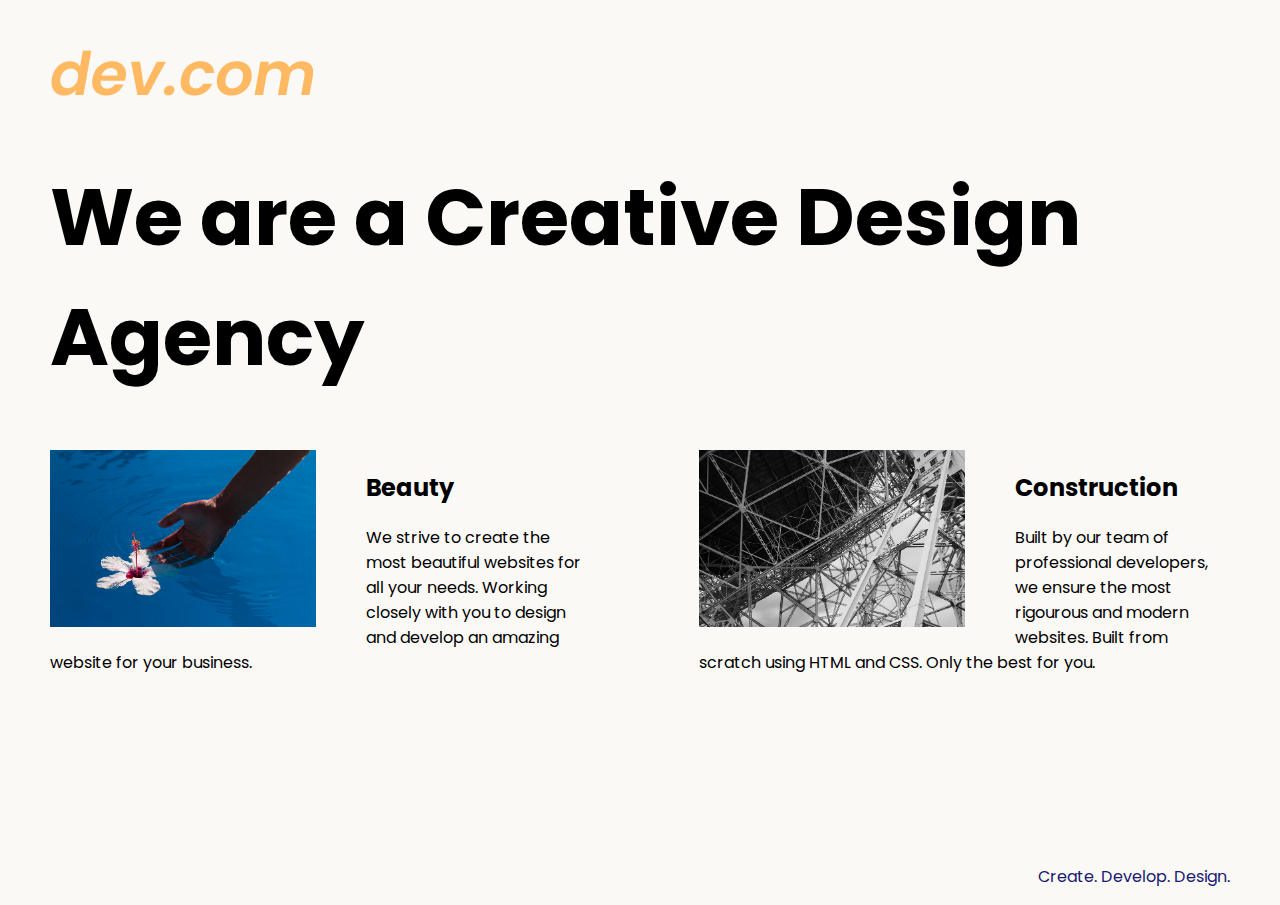
<file: Web Design Agency Project/index.html>
<!DOCTYPE html>
<html lang="en">

<head>
  <meta charset="UTF-8">
  <meta name="viewport" content="width=device-width, initial-scale=1.0">
  <title>Agency</title>
  <link rel="stylesheet" href="./style.css">
  <link rel="preconnect" href="https://fonts.googleapis.com">
  <link rel="preconnect" href="https://fonts.gstatic.com" crossorigin>
  <link href="https://fonts.googleapis.com/css2?family=Poppins:wght@400;700&display=swap" rel="stylesheet">
</head>

<body>
  <div class="main">
    <img class="logo" src="./assets/images/logo.png" alt="logo">
    <h1>We are a Creative Design Agency</h1>
    <div class="left card"><img class="tile-image" src="./assets/images/beautiful.jpg" alt="hand and flower in water">
      <h2 class="card-title">Beauty</h2>
      <p class="card-text">We strive to create the most beautiful websites for all your needs. Working closely with you
        to
        design and
        develop an amazing website for your business.</p>
    </div>

    <div class="right card"><img class="tile-image" src="./assets/images/construction.jpg" alt="metal structure">
      <h2 class="card-title">Construction</h2>
      <p>Built by our team of professional developers, we ensure the most rigourous and modern websites. Built from
        scratch using HTML and CSS. Only the best for you.</p>
    </div>

  </div>
  <footer>
    <p>Create. Develop. Design.</p>
  </footer>
</body>

</html>
</file>
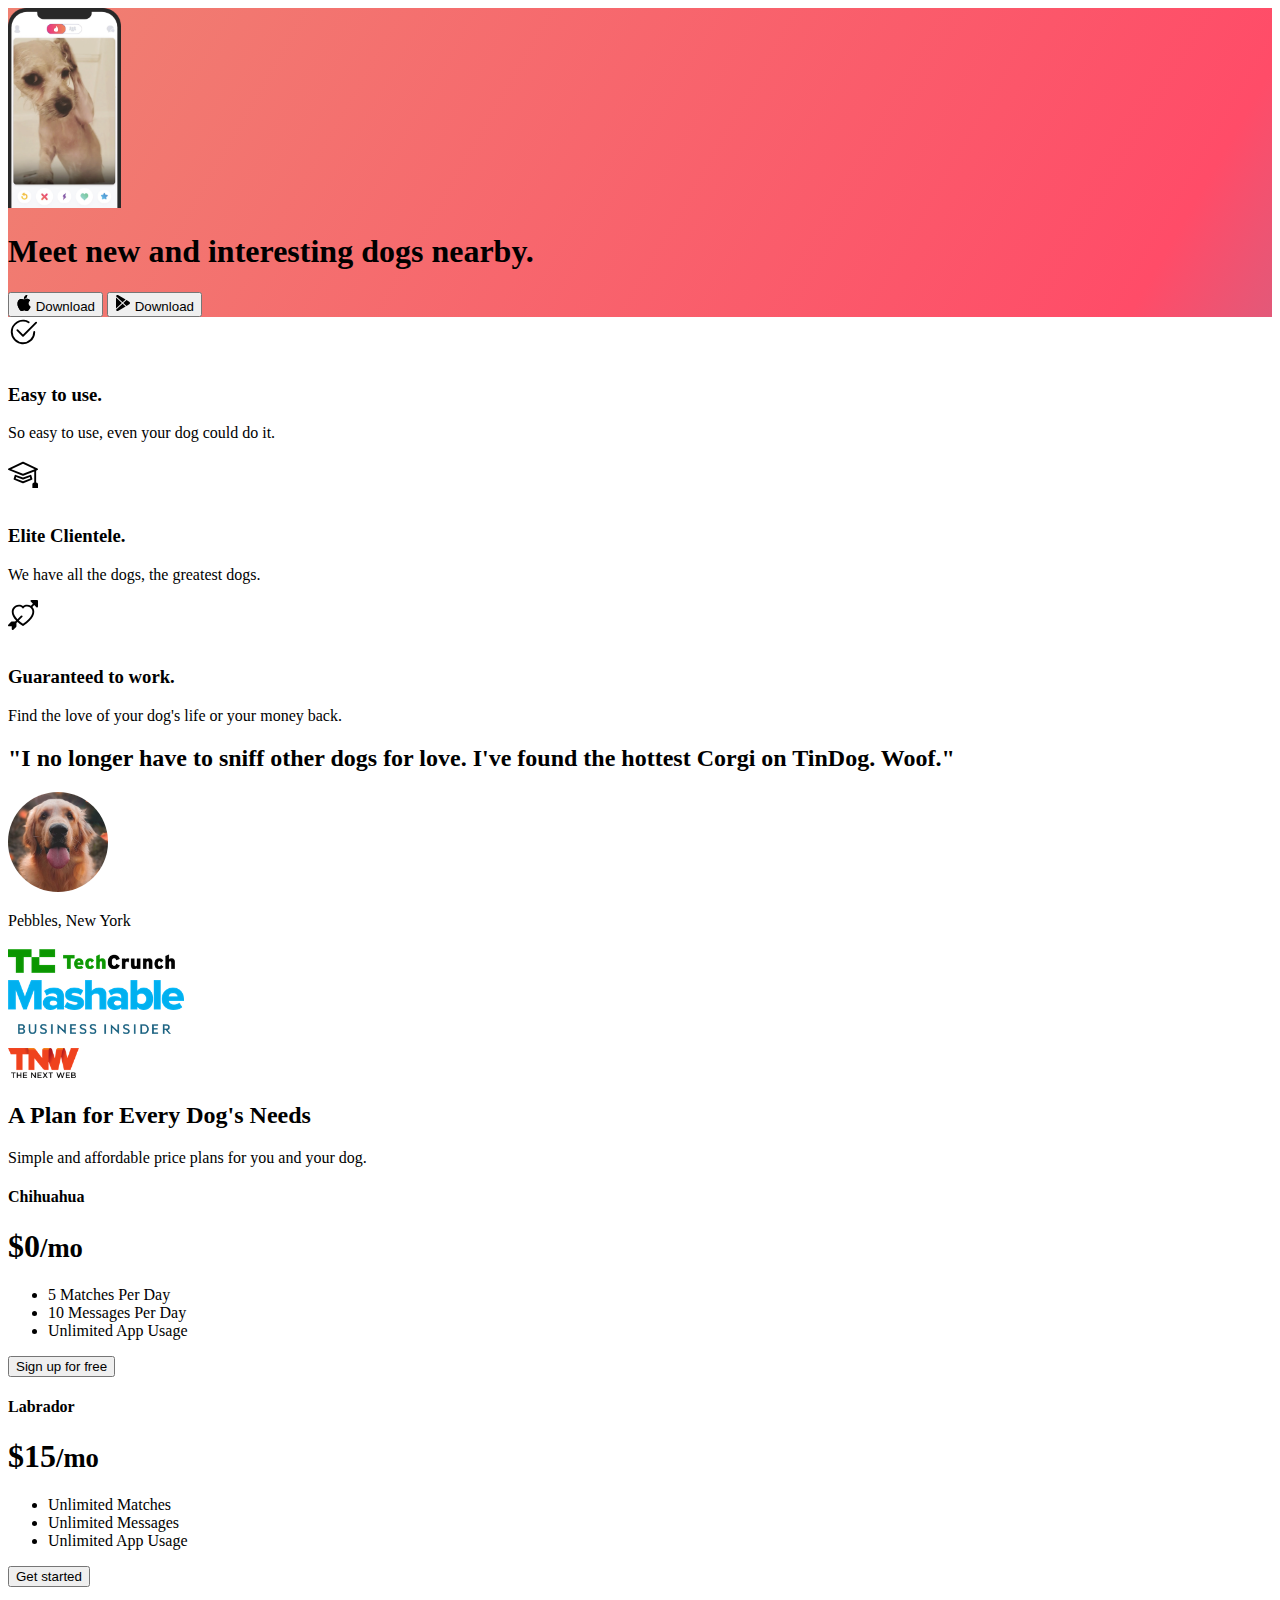
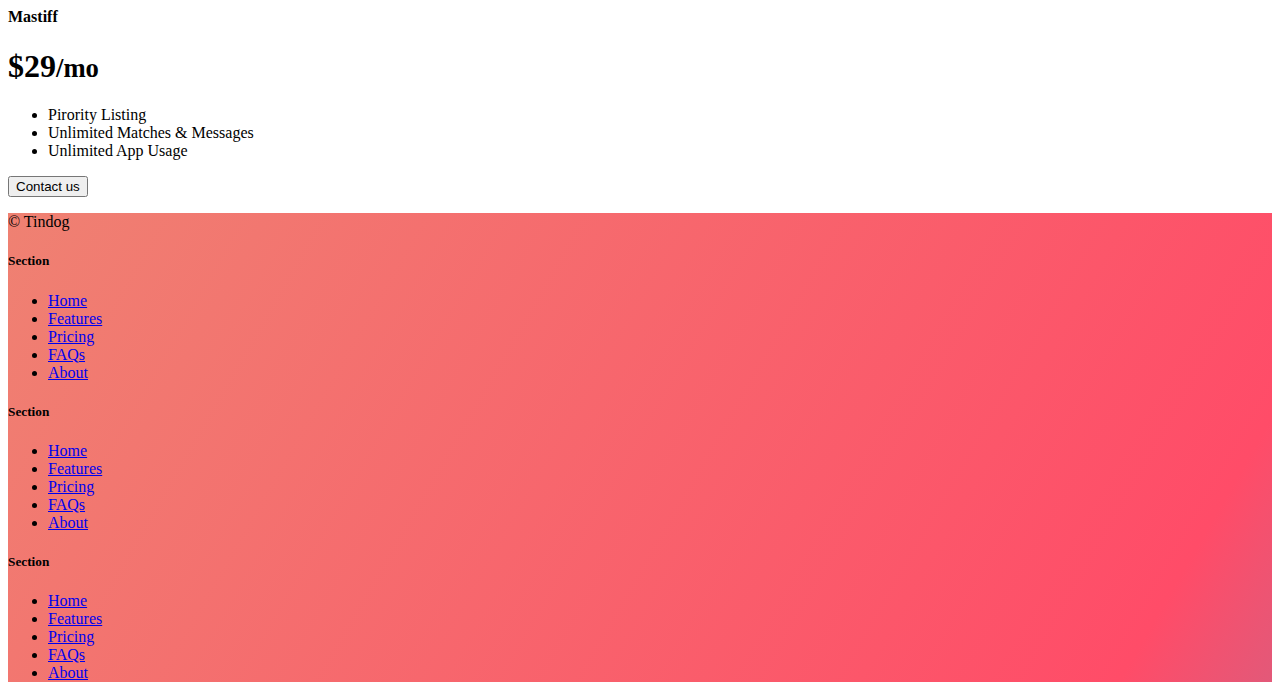
<file: Tindog/solution.html>
<!DOCTYPE html>
<html lang="en">

<head>
  <meta charset="UTF-8">
  <meta name="viewport" content="width=device-width, initial-scale=1.0">
  <title>TinDog</title>
  <link href="https://cdn.jsdelivr.net/npm/bootstrap@5.3.0-alpha3/dist/css/bootstrap.min.css" rel="stylesheet"
    integrity="sha384-KK94CHFLLe+nY2dmCWGMq91rCGa5gtU4mk92HdvYe+M/SXH301p5ILy+dN9+nJOZ" crossorigin="anonymous">
  <link rel="stylesheet" href="./css/solution.css">
</head>

<body>


  <!-- Title -->
  <section id="title" class="gradient-background">

    <div class="container col-xxl-8 px-4 pt-5">
      <div class="row flex-lg-row-reverse align-items-center g-5 pt-5">
        <div class="col-10 col-sm-8 col-lg-6">
          <img src="./images/iphone.png" class="d-block mx-lg-auto img-fluid" alt="Bootstrap Themes" height="200"
            loading="lazy">
        </div>
        <div class="col-lg-6">
          <h1 class="display-5 fw-bold text-body-emphasis lh-1 mb-3">Meet new and interesting dogs nearby.</h1>

          <div class="d-grid gap-2 d-md-flex justify-content-md-start">
            <button type="button" class="btn btn-light btn-lg px-4 me-md-2"><svg xmlns="http://www.w3.org/2000/svg"
                width="16" height="16" fill="currentColor" class="bi bi-apple mb-1" viewBox="0 0 16 16">
                <path
                  d="M11.182.008C11.148-.03 9.923.023 8.857 1.18c-1.066 1.156-.902 2.482-.878 2.516.024.034 1.52.087 2.475-1.258.955-1.345.762-2.391.728-2.43Zm3.314 11.733c-.048-.096-2.325-1.234-2.113-3.422.212-2.189 1.675-2.789 1.698-2.854.023-.065-.597-.79-1.254-1.157a3.692 3.692 0 0 0-1.563-.434c-.108-.003-.483-.095-1.254.116-.508.139-1.653.589-1.968.607-.316.018-1.256-.522-2.267-.665-.647-.125-1.333.131-1.824.328-.49.196-1.422.754-2.074 2.237-.652 1.482-.311 3.83-.067 4.56.244.729.625 1.924 1.273 2.796.576.984 1.34 1.667 1.659 1.899.319.232 1.219.386 1.843.067.502-.308 1.408-.485 1.766-.472.357.013 1.061.154 1.782.539.571.197 1.111.115 1.652-.105.541-.221 1.324-1.059 2.238-2.758.347-.79.505-1.217.473-1.282Z" />
                <path
                  d="M11.182.008C11.148-.03 9.923.023 8.857 1.18c-1.066 1.156-.902 2.482-.878 2.516.024.034 1.52.087 2.475-1.258.955-1.345.762-2.391.728-2.43Zm3.314 11.733c-.048-.096-2.325-1.234-2.113-3.422.212-2.189 1.675-2.789 1.698-2.854.023-.065-.597-.79-1.254-1.157a3.692 3.692 0 0 0-1.563-.434c-.108-.003-.483-.095-1.254.116-.508.139-1.653.589-1.968.607-.316.018-1.256-.522-2.267-.665-.647-.125-1.333.131-1.824.328-.49.196-1.422.754-2.074 2.237-.652 1.482-.311 3.83-.067 4.56.244.729.625 1.924 1.273 2.796.576.984 1.34 1.667 1.659 1.899.319.232 1.219.386 1.843.067.502-.308 1.408-.485 1.766-.472.357.013 1.061.154 1.782.539.571.197 1.111.115 1.652-.105.541-.221 1.324-1.059 2.238-2.758.347-.79.505-1.217.473-1.282Z" />
              </svg> Download</button>
            <button type="button" class="btn btn-outline-light btn-lg px-4"><svg xmlns="http://www.w3.org/2000/svg"
                width="16" height="16" fill="currentColor" class="bi bi-google-play mb-1" viewBox="0 0 16 16">
                <path
                  d="M14.222 9.374c1.037-.61 1.037-2.137 0-2.748L11.528 5.04 8.32 8l3.207 2.96 2.694-1.586Zm-3.595 2.116L7.583 8.68 1.03 14.73c.201 1.029 1.36 1.61 2.303 1.055l7.294-4.295ZM1 13.396V2.603L6.846 8 1 13.396ZM1.03 1.27l6.553 6.05 3.044-2.81L3.333.215C2.39-.341 1.231.24 1.03 1.27Z" />
              </svg> Download</button>
          </div>
        </div>
      </div>
    </div>
  </section>
  <!-- Features -->
  <section id="features">
    <div class="container mt-5">
      <div class="row g-4 py-5 row-cols-1 row-cols-lg-3">
        <div class="col d-flex align-items-start">
          <div
            class="icon-square text-body-emphasis bg-body-secondary d-inline-flex align-items-center justify-content-center fs-4 flex-shrink-0 me-3">
            <svg xmlns="http://www.w3.org/2000/svg" height="30" fill="currentColor" class="bi bi-check2-circle"
              viewBox="0 0 16 16">
              <path
                d="M2.5 8a5.5 5.5 0 0 1 8.25-4.764.5.5 0 0 0 .5-.866A6.5 6.5 0 1 0 14.5 8a.5.5 0 0 0-1 0 5.5 5.5 0 1 1-11 0z" />
              <path
                d="M15.354 3.354a.5.5 0 0 0-.708-.708L8 9.293 5.354 6.646a.5.5 0 1 0-.708.708l3 3a.5.5 0 0 0 .708 0l7-7z" />
            </svg>
          </div>
          <div>
            <h3 class="fs-2">Easy to use.</h3>
            <p>So easy to use, even your dog could do it.</p>

          </div>
        </div>
        <div class="col d-flex align-items-start">
          <div
            class="icon-square text-body-emphasis bg-body-secondary d-inline-flex align-items-center justify-content-center fs-4 flex-shrink-0 me-3">
            <svg xmlns="http://www.w3.org/2000/svg" height="30" fill="currentColor" class="bi bi-mortarboard"
              viewBox="0 0 16 16">
              <path
                d="M8.211 2.047a.5.5 0 0 0-.422 0l-7.5 3.5a.5.5 0 0 0 .025.917l7.5 3a.5.5 0 0 0 .372 0L14 7.14V13a1 1 0 0 0-1 1v2h3v-2a1 1 0 0 0-1-1V6.739l.686-.275a.5.5 0 0 0 .025-.917l-7.5-3.5ZM8 8.46 1.758 5.965 8 3.052l6.242 2.913L8 8.46Z" />
              <path
                d="M4.176 9.032a.5.5 0 0 0-.656.327l-.5 1.7a.5.5 0 0 0 .294.605l4.5 1.8a.5.5 0 0 0 .372 0l4.5-1.8a.5.5 0 0 0 .294-.605l-.5-1.7a.5.5 0 0 0-.656-.327L8 10.466 4.176 9.032Zm-.068 1.873.22-.748 3.496 1.311a.5.5 0 0 0 .352 0l3.496-1.311.22.748L8 12.46l-3.892-1.556Z" />
            </svg>
          </div>
          <div>
            <h3 class="fs-2">Elite Clientele.</h3>
            <p>We have all the dogs, the greatest dogs.</p>

          </div>
        </div>
        <div class="col d-flex align-items-start">
          <div
            class="icon-square text-body-emphasis bg-body-secondary d-inline-flex align-items-center justify-content-center fs-4 flex-shrink-0 me-3">
            <svg xmlns="http://www.w3.org/2000/svg" height="30" fill="currentColor" class="bi bi-arrow-through-heart"
              viewBox="0 0 16 16">
              <path fill-rule="evenodd"
                d="M2.854 15.854A.5.5 0 0 1 2 15.5V14H.5a.5.5 0 0 1-.354-.854l1.5-1.5A.5.5 0 0 1 2 11.5h1.793l.53-.53c-.771-.802-1.328-1.58-1.704-2.32-.798-1.575-.775-2.996-.213-4.092C3.426 2.565 6.18 1.809 8 3.233c1.25-.98 2.944-.928 4.212-.152L13.292 2 12.147.854A.5.5 0 0 1 12.5 0h3a.5.5 0 0 1 .5.5v3a.5.5 0 0 1-.854.354L14 2.707l-1.006 1.006c.236.248.44.531.6.845.562 1.096.585 2.517-.213 4.092-.793 1.563-2.395 3.288-5.105 5.08L8 13.912l-.276-.182a21.86 21.86 0 0 1-2.685-2.062l-.539.54V14a.5.5 0 0 1-.146.354l-1.5 1.5Zm2.893-4.894A20.419 20.419 0 0 0 8 12.71c2.456-1.666 3.827-3.207 4.489-4.512.679-1.34.607-2.42.215-3.185-.817-1.595-3.087-2.054-4.346-.761L8 4.62l-.358-.368c-1.259-1.293-3.53-.834-4.346.761-.392.766-.464 1.845.215 3.185.323.636.815 1.33 1.519 2.065l1.866-1.867a.5.5 0 1 1 .708.708L5.747 10.96Z" />
            </svg>
          </div>
          <div>
            <h3 class="fs-2">Guaranteed to work.</h3>
            <p>Find the love of your dog's life or your money back.</p>

          </div>
        </div>
      </div>
    </div>
  </section>
  <!-- Testimonial -->
  <section id="testimonial">
    <div class="my-5">
      <div class="p-5 text-center bg-body-tertiary">
        <div class="container py-5">
          <h2 class="text-body-emphasis">"I no longer have to sniff other dogs for love. I've found the hottest Corgi on
            TinDog. Woof."</h2>
          <img class="profile-img mt-5" src="./images/dog-img.jpg" alt="dog image">
          <p class="col-lg-8 mx-auto lead mt-2">
            Pebbles, New York
          </p>
        </div>

        <div class="container">
          <div class="row">
            <div class="col-lg-3 col-sm-12">
              <img src="./images/techcrunch.png" alt="techcrunch" height="30">
            </div>
            <div class="col-lg-3 col-sm-12">
              <img src="./images/mashable.png" alt="mashable" height="30">
            </div>
            <div class="col-lg-3 col-sm-12">
              <img src="./images/bizinsider.png" alt="bizinsider" height="30">
            </div>
            <div class="col-lg-3 col-sm-12">
              <img src="./images/tnw.png" alt="tnw" height="30">
            </div>
          </div>
        </div>
      </div>
    </div>
  </section>
  <!-- Pricing -->
  <section id="pricing">
    <div class="container">
      <div class="pricing-header p-3 pb-md-4 mx-auto text-center">
        <h2 class="display-4 fw-normal">A Plan for Every Dog's Needs</h2>
        <p class="fs-5 text-body-secondary">Simple and affordable price plans for you and your dog.
      </div>
      <div class="row row-cols-1 row-cols-md-3 mb-3 text-center">
        <div class="col">
          <div class="card mb-4 rounded-3 shadow-sm">
            <div class="card-header py-3">
              <h4 class="my-0 fw-normal">Chihuahua</h4>
            </div>
            <div class="card-body">
              <h1 class="card-title pricing-card-title">$0<small class="text-body-secondary fw-light">/mo</small></h1>
              <ul class="list-unstyled mt-3 mb-4">
                <li>5 Matches Per Day</li>
                <li>10 Messages Per Day</li>
                <li>Unlimited App Usage</li>
              </ul>
              <button type="button" class="w-100 btn btn-lg btn-outline-dark">Sign up for free</button>
            </div>
          </div>
        </div>
        <div class="col">
          <div class="card mb-4 rounded-3 shadow-sm">
            <div class="card-header py-3">
              <h4 class="my-0 fw-normal">Labrador</h4>
            </div>
            <div class="card-body">
              <h1 class="card-title pricing-card-title">$15<small class="text-body-secondary fw-light">/mo</small></h1>
              <ul class="list-unstyled mt-3 mb-4">
                <li>Unlimited Matches</li>
                <li>Unlimited Messages</li>
                <li>Unlimited App Usage</li>
              </ul>
              <button type="button" class="w-100 btn btn-lg btn-dark">Get started</button>
            </div>
          </div>
        </div>
        <div class="col">
          <div class="card mb-4 rounded-3 shadow-sm border-dark">
            <div class="card-header py-3 text-bg-dark border-dark">
              <h4 class="my-0 fw-normal">Mastiff</h4>
            </div>
            <div class="card-body">
              <h1 class="card-title pricing-card-title">$29<small class="text-body-secondary fw-light">/mo</small></h1>
              <ul class="list-unstyled mt-3 mb-4">
                <li>Pirority Listing</li>
                <li>Unlimited Matches & Messages</li>
                <li>Unlimited App Usage</li>
              </ul>
              <button type="button" class="w-100 btn btn-lg btn-dark">Contact us</button>
            </div>
          </div>
        </div>
      </div>
    </div>
  </section>
  <!-- Footer -->
  <section id="contact" class="gradient-background">
    <div class="container ">
      <footer class="row row-cols-1 row-cols-sm-2 row-cols-md-5 py-5 mt-5 border-top">
        <div class="col mb-3">

          <p class="text-body-secondary">© Tindog</p>
        </div>

        <div class="col mb-3">

        </div>

        <div class="col mb-3">
          <h5>Section</h5>
          <ul class="nav flex-column">
            <li class="nav-item mb-2"><a href="#" class="nav-link p-0 text-body-secondary">Home</a></li>
            <li class="nav-item mb-2"><a href="#" class="nav-link p-0 text-body-secondary">Features</a></li>
            <li class="nav-item mb-2"><a href="#" class="nav-link p-0 text-body-secondary">Pricing</a></li>
            <li class="nav-item mb-2"><a href="#" class="nav-link p-0 text-body-secondary">FAQs</a></li>
            <li class="nav-item mb-2"><a href="#" class="nav-link p-0 text-body-secondary">About</a></li>
          </ul>
        </div>

        <div class="col mb-3">
          <h5>Section</h5>
          <ul class="nav flex-column">
            <li class="nav-item mb-2"><a href="#" class="nav-link p-0 text-body-secondary">Home</a></li>
            <li class="nav-item mb-2"><a href="#" class="nav-link p-0 text-body-secondary">Features</a></li>
            <li class="nav-item mb-2"><a href="#" class="nav-link p-0 text-body-secondary">Pricing</a></li>
            <li class="nav-item mb-2"><a href="#" class="nav-link p-0 text-body-secondary">FAQs</a></li>
            <li class="nav-item mb-2"><a href="#" class="nav-link p-0 text-body-secondary">About</a></li>
          </ul>
        </div>

        <div class="col mb-3">
          <h5>Section</h5>
          <ul class="nav flex-column">
            <li class="nav-item mb-2"><a href="#" class="nav-link p-0 text-body-secondary">Home</a></li>
            <li class="nav-item mb-2"><a href="#" class="nav-link p-0 text-body-secondary">Features</a></li>
            <li class="nav-item mb-2"><a href="#" class="nav-link p-0 text-body-secondary">Pricing</a></li>
            <li class="nav-item mb-2"><a href="#" class="nav-link p-0 text-body-secondary">FAQs</a></li>
            <li class="nav-item mb-2"><a href="#" class="nav-link p-0 text-body-secondary">About</a></li>
          </ul>
        </div>
      </footer>
    </div>
  </section>
</body>

</html>
</file>
<file: Tindog/css/style.css>
.gradient-background{
  background: linear-gradient(300deg, #00bfff, #ff4c68, #ef8172);
  background-size: 180% 180%;
  animation: gradient-animation 18s ease infinite;
}


@keyframes gradient-animation {
  0% {
    background-position: 0% 50%;
  }
  50% {
    background-position: 100% 50%;
  }
  100% {
    background-position: 0% 50%;
  }
}

.icon-square {
  width: 3rem;
  height: 3rem;
  border-radius: 0.75rem;
}

.profile-img {
  height: 100px;
  border-radius: 50%;
}
</file>
<file: Web Design Agency Project/style.css>
body {
  font-family: "Poppins", sans-serif;
  margin: 50px 50px 0 50px;
  background-color: #faf9f6;
  display: flex;
  flex-direction: column;
  min-height: 95vh;
}
.main {
  flex: 1;
}

h1 {
  font-size: 5rem;
}

footer {
  text-align: right;
  color: midnightblue;
}

.left{
  float:left;
}
.right{
  float:right;
}

.tile-image{
  width: 50%;
  float: left;
  margin-right: 50px;
}
.card{
  width:45%;
  object-fit:cover;
  display:inline;
}

@media (max-width:680px) {
  h1 {
    font-size: 2rem;
  }
  .logo{
    height: 20px;
  }
  .tile-image{
    width: 100%;
    margin-right: 50px;
  }
  .card{
    width:100%
  }
}
</file>
<file: Tindog/css/solution.css>
.gradient-background {
  background: linear-gradient(300deg, #00bfff, #ff4c68, #ef8172);
  background-size: 180% 180%;
  animation: gradient-animation 18s ease infinite;
}

@keyframes gradient-animation {
  0% {
    background-position: 0% 50%;
  }
  50% {
    background-position: 100% 50%;
  }
  100% {
    background-position: 0% 50%;
  }
}

.icon-square {
  width: 3rem;
  height: 3rem;
  border-radius: 0.75rem;
}

.profile-img {
  border-radius: 50%;
  height: 100px;
}
</file>
